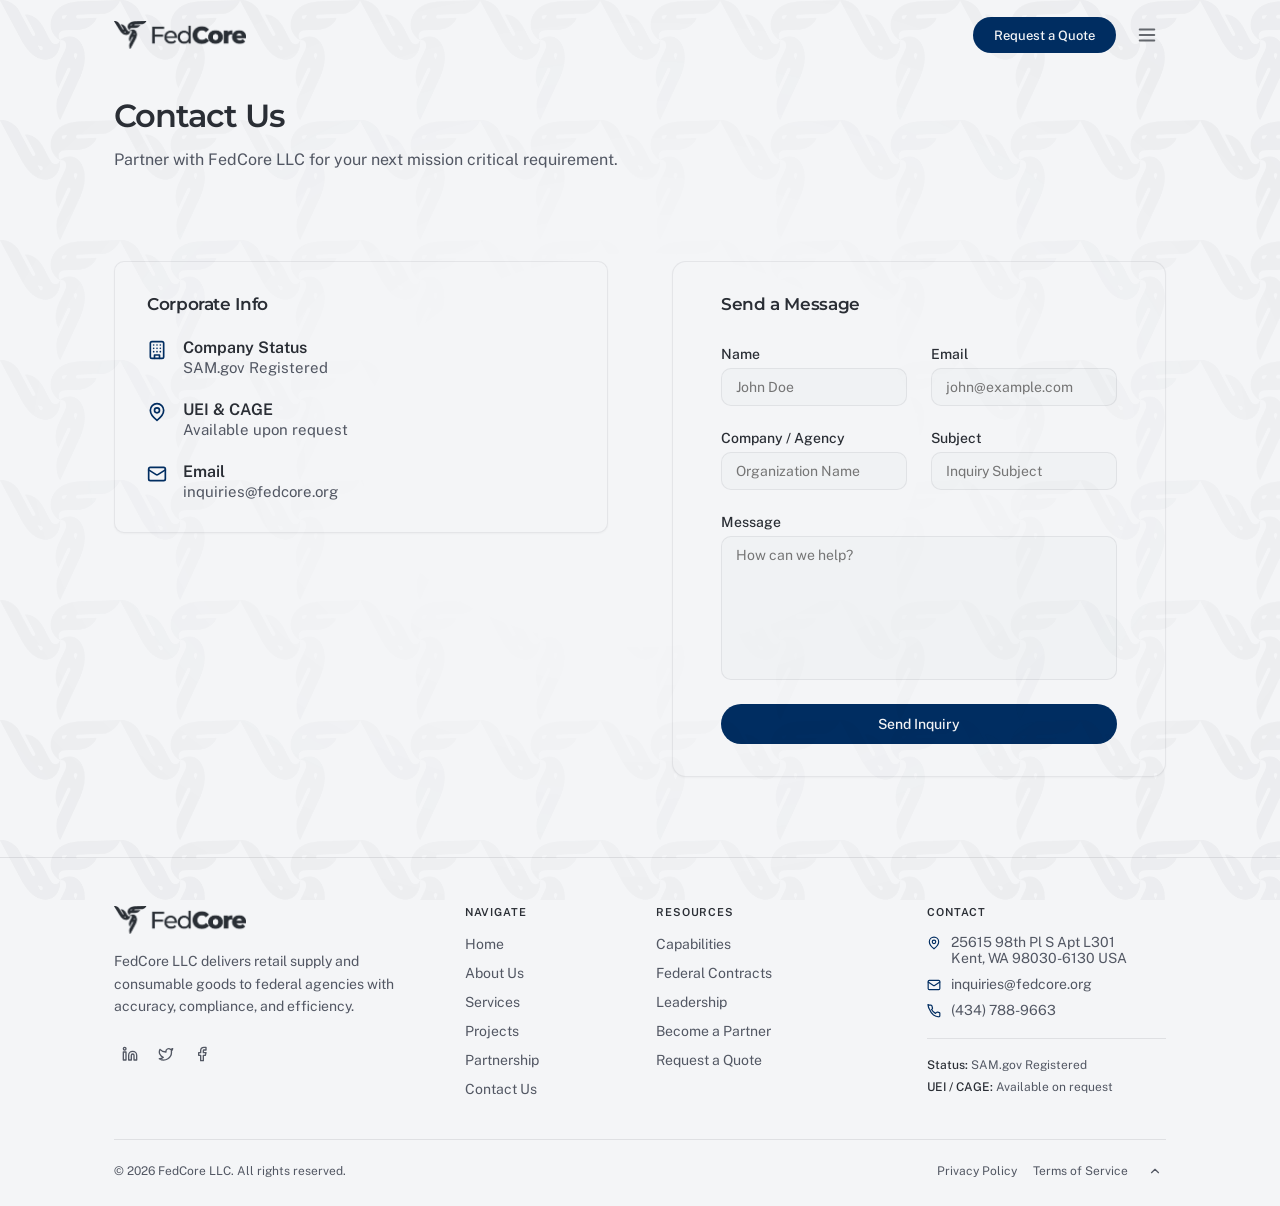
<file: contact.html>
<!DOCTYPE html>
<html lang="en">
<head>
  <meta charset="UTF-8" />
  <meta name="viewport" content="width=device-width, initial-scale=1.0" />
  <title>Contact Us — FedCore LLC</title>
  <meta name="description" content="Partner with FedCore LLC for your next mission critical requirement. Contact us for quotes, capability statements, and inquiries." />
  <link rel="icon" type="image/png" href="Asset-19-1.png">
  <link rel="preconnect" href="https://fonts.googleapis.com" />
  <link rel="preconnect" href="https://fonts.gstatic.com" crossorigin />
  <link href="https://fonts.googleapis.com/css2?family=Montserrat:wght@600;700&family=Public+Sans:wght@400;500;600&display=swap" rel="stylesheet" />
  <link rel="stylesheet" href="styles.css" />
</head>
<body>

<div class="logo-pattern" aria-hidden="true"></div>

<header class="site-header">
  <div class="container nav-inner">
    <a href="index.html" class="nav-logo" aria-label="FedCore home">
      <img src="[data-uri]" alt="FedCore" />
    </a>
    <div class="nav-actions">
      <a href="contact.html" class="btn btn-primary btn-sm nav-quote-btn">Request a Quote</a>
      <button class="hamburger" aria-label="Toggle menu">
        <svg class="icon-menu" xmlns="http://www.w3.org/2000/svg" width="22" height="22" viewBox="0 0 24 24" fill="none" stroke="currentColor" stroke-width="2" stroke-linecap="round" stroke-linejoin="round"><line x1="4" x2="20" y1="12" y2="12"/><line x1="4" x2="20" y1="6" y2="6"/><line x1="4" x2="20" y1="18" y2="18"/></svg>
        <svg class="icon-x" xmlns="http://www.w3.org/2000/svg" width="22" height="22" viewBox="0 0 24 24" fill="none" stroke="currentColor" stroke-width="2" stroke-linecap="round" stroke-linejoin="round"><path d="M18 6 6 18"/><path d="m6 6 12 12"/></svg>
      </button>
    </div>
  </div>
</header>

<div class="mobile-nav">
  <nav>
    <a href="index.html">Home</a>
    <a href="about.html">About Us</a>
    <a href="services.html">Services</a>
    <a href="projects.html">Projects</a>
    <a href="talent.html">Talent Hunt</a>
    <a href="contact.html" class="active">Contact Us</a>
  </nav>
</div>

<main>

  <section class="page-hero">
    <div class="container">
      <div class="reveal" style="max-width:48rem;">
        <h1>Contact Us</h1>
        <p>Partner with FedCore LLC for your next mission critical requirement.</p>
      </div>
    </div>
  </section>

  <section class="section section-pb">
    <div class="container">
      <div class="contact-grid">

        <!-- Corporate Info -->
        <div class="reveal-left">
          <div class="neumorphic-sm contact-info" style="padding:2rem;">
            <h3>Corporate Info</h3>
            <ul class="contact-detail-list">
              <li>
                <svg xmlns="http://www.w3.org/2000/svg" width="20" height="20" viewBox="0 0 24 24" fill="none" stroke="currentColor" stroke-width="2" stroke-linecap="round" stroke-linejoin="round"><rect width="16" height="20" x="4" y="2" rx="2"/><path d="M9 22v-4h6v4"/><path d="M8 6h.01"/><path d="M16 6h.01"/><path d="M12 6h.01"/><path d="M12 10h.01"/><path d="M12 14h.01"/><path d="M16 10h.01"/><path d="M16 14h.01"/><path d="M8 10h.01"/><path d="M8 14h.01"/></svg>
                <div>
                  <div class="contact-detail-label">Company Status</div>
                  <div class="contact-detail-value">SAM.gov Registered</div>
                </div>
              </li>
              <li>
                <svg xmlns="http://www.w3.org/2000/svg" width="20" height="20" viewBox="0 0 24 24" fill="none" stroke="currentColor" stroke-width="2" stroke-linecap="round" stroke-linejoin="round"><path d="M20 10c0 6-8 12-8 12s-8-6-8-12a8 8 0 0 1 16 0Z"/><circle cx="12" cy="10" r="3"/></svg>
                <div>
                  <div class="contact-detail-label">UEI &amp; CAGE</div>
                  <div class="contact-detail-value">Available upon request</div>
                </div>
              </li>
              <li>
                <svg xmlns="http://www.w3.org/2000/svg" width="20" height="20" viewBox="0 0 24 24" fill="none" stroke="currentColor" stroke-width="2" stroke-linecap="round" stroke-linejoin="round"><rect width="20" height="16" x="2" y="4" rx="2"/><path d="m22 7-8.97 5.7a1.94 1.94 0 0 1-2.06 0L2 7"/></svg>
                <div>
                  <div class="contact-detail-label">Email</div>
                  <div class="contact-detail-value"><a href="mailto:inquiries@fedcore.org" style="color:var(--muted-fg);transition:color 200ms;" onmouseover="this.style.color='var(--primary)'" onmouseout="this.style.color='var(--muted-fg)'">inquiries@fedcore.org</a></div>
                </div>
              </li>
            </ul>
          </div>
        </div>

        <!-- Contact Form -->
        <div class="neumorphic reveal-right" style="padding:2rem 3rem;">
          <div class="form-section">
            <h3>Send a Message</h3>
            <form id="contact-form" novalidate>
              <div class="form-row">
                <div class="form-group" style="margin-bottom:0;">
                  <label class="form-label" for="cf-name">Name</label>
                  <input id="cf-name" class="form-input" name="name" type="text" placeholder="John Doe" />
                  <div class="form-error" id="err-name"></div>
                </div>
                <div class="form-group" style="margin-bottom:0;">
                  <label class="form-label" for="cf-email">Email</label>
                  <input id="cf-email" class="form-input" name="email" type="email" placeholder="john@example.com" />
                  <div class="form-error" id="err-email"></div>
                </div>
              </div>
              <div class="form-row">
                <div class="form-group" style="margin-bottom:0;">
                  <label class="form-label" for="cf-company">Company / Agency</label>
                  <input id="cf-company" class="form-input" name="company" type="text" placeholder="Organization Name" />
                  <div class="form-error" id="err-company"></div>
                </div>
                <div class="form-group" style="margin-bottom:0;">
                  <label class="form-label" for="cf-subject">Subject</label>
                  <input id="cf-subject" class="form-input" name="subject" type="text" placeholder="Inquiry Subject" />
                  <div class="form-error" id="err-subject"></div>
                </div>
              </div>
              <div class="form-group">
                <label class="form-label" for="cf-message">Message</label>
                <textarea id="cf-message" class="form-textarea" name="message" placeholder="How can we help?"></textarea>
                <div class="form-error" id="err-message"></div>
              </div>
              <button type="submit" class="btn btn-primary btn-full">Send Inquiry</button>
              <div class="form-success" id="contact-success">We've received your inquiry and will respond shortly.</div>
            </form>
          </div>
        </div>

      </div>
    </div>
  </section>

</main>

<footer class="site-footer">
  <div class="container">
    <div class="footer-grid">
      <div class="footer-brand">
        <img src="[data-uri]" alt="FedCore" />
        <p>FedCore LLC delivers retail supply and consumable goods to federal agencies with accuracy, compliance, and efficiency.</p>
        <div class="footer-socials">
          <a href="#" aria-label="LinkedIn"><svg xmlns="http://www.w3.org/2000/svg" width="16" height="16" viewBox="0 0 24 24" fill="none" stroke="currentColor" stroke-width="2" stroke-linecap="round" stroke-linejoin="round"><path d="M16 8a6 6 0 0 1 6 6v7h-4v-7a2 2 0 0 0-2-2 2 2 0 0 0-2 2v7h-4v-7a6 6 0 0 1 6-6z"/><rect width="4" height="12" x="2" y="9"/><circle cx="4" cy="4" r="2"/></svg></a>
          <a href="#" aria-label="Twitter"><svg xmlns="http://www.w3.org/2000/svg" width="16" height="16" viewBox="0 0 24 24" fill="none" stroke="currentColor" stroke-width="2" stroke-linecap="round" stroke-linejoin="round"><path d="M22 4s-.7 2.1-2 3.4c1.6 10-9.4 17.3-18 11.6 2.2.1 4.4-.6 6-2C3 15.5.5 9.6 3 5c2.2 2.6 5.6 4.1 9 4-.9-4.2 4-6.6 7-3.8 1.1 0 3-1.2 3-1.2z"/></svg></a>
          <a href="#" aria-label="Facebook"><svg xmlns="http://www.w3.org/2000/svg" width="16" height="16" viewBox="0 0 24 24" fill="none" stroke="currentColor" stroke-width="2" stroke-linecap="round" stroke-linejoin="round"><path d="M18 2h-3a5 5 0 0 0-5 5v3H7v4h3v8h4v-8h3l1-4h-4V7a1 1 0 0 1 1-1h3z"/></svg></a>
        </div>
      </div>
      <div class="footer-col">
        <h4>Navigate</h4>
        <ul>
          <li><a href="index.html">Home</a></li>
          <li><a href="about.html">About Us</a></li>
          <li><a href="services.html">Services</a></li>
          <li><a href="projects.html">Projects</a></li>
          <li><a href="talent.html">Partnership</a></li>
          <li><a href="contact.html">Contact Us</a></li>
        </ul>
      </div>
      <div class="footer-col">
        <h4>Resources</h4>
        <ul>
          <li><a href="services.html">Capabilities</a></li>
          <li><a href="projects.html">Federal Contracts</a></li>
          <li><a href="about.html">Leadership</a></li>
          <li><a href="talent.html">Become a Partner</a></li>
          <li><a href="contact.html">Request a Quote</a></li>
        </ul>
      </div>
      <div class="footer-col">
        <h4>Contact</h4>
        <ul class="footer-contact-list">
          <li>
            <svg xmlns="http://www.w3.org/2000/svg" width="14" height="14" viewBox="0 0 24 24" fill="none" stroke="currentColor" stroke-width="2" stroke-linecap="round" stroke-linejoin="round"><path d="M20 10c0 6-8 12-8 12s-8-6-8-12a8 8 0 0 1 16 0Z"/><circle cx="12" cy="10" r="3"/></svg>
            <span>25615 98th Pl S Apt L301<br />Kent, WA 98030-6130 USA</span>
          </li>
          <li>
            <svg xmlns="http://www.w3.org/2000/svg" width="14" height="14" viewBox="0 0 24 24" fill="none" stroke="currentColor" stroke-width="2" stroke-linecap="round" stroke-linejoin="round"><rect width="20" height="16" x="2" y="4" rx="2"/><path d="m22 7-8.97 5.7a1.94 1.94 0 0 1-2.06 0L2 7"/></svg>
            <a href="mailto:inquiries@fedcore.org">inquiries@fedcore.org</a>
          </li>
          <li>
            <svg xmlns="http://www.w3.org/2000/svg" width="14" height="14" viewBox="0 0 24 24" fill="none" stroke="currentColor" stroke-width="2" stroke-linecap="round" stroke-linejoin="round"><path d="M22 16.92v3a2 2 0 0 1-2.18 2 19.79 19.79 0 0 1-8.63-3.07A19.5 19.5 0 0 1 4.69 9.83a19.79 19.79 0 0 1-3.07-8.67A2 2 0 0 1 3.6 2h3a2 2 0 0 1 2 1.72 12.84 12.84 0 0 0 .7 2.81 2 2 0 0 1-.45 2.11L7.91 9.4a16 16 0 0 0 6.69 6.69l1.64-1.64a2 2 0 0 1 2.11-.45 12.84 12.84 0 0 0 2.81.7A2 2 0 0 1 22 16.92z"/></svg>
            <a href="tel:+14345337716">(434) 788-9663</a>
          </li>
        </ul>
        <div class="footer-meta">
          <div><span>Status:</span> SAM.gov Registered</div>
          <div><span>UEI / CAGE:</span> Available on request</div>
        </div>
      </div>
    </div>
    <div class="footer-bottom">
      <div class="footer-bottom-copy">&copy; <script>document.write(new Date().getFullYear())</script> FedCore LLC. All rights reserved.</div>
      <div class="footer-bottom-links">
        <a href="#">Privacy Policy</a>
        <a href="#">Terms of Service</a>
        <button class="scroll-top-btn" aria-label="Scroll to top">
          <svg xmlns="http://www.w3.org/2000/svg" width="14" height="14" viewBox="0 0 24 24" fill="none" stroke="currentColor" stroke-width="2" stroke-linecap="round" stroke-linejoin="round"><path d="m18 15-6-6-6 6"/></svg>
        </button>
      </div>
    </div>
  </div>
</footer>

<a href="contact.html" class="mobile-cta-float" aria-label="Contact">
  <svg xmlns="http://www.w3.org/2000/svg" width="18" height="18" viewBox="0 0 24 24" fill="none" stroke="currentColor" stroke-width="2" stroke-linecap="round" stroke-linejoin="round"><path d="M21 15a2 2 0 0 1-2 2H7l-4 4V5a2 2 0 0 1 2-2h14a2 2 0 0 1 2 2z"/></svg>
</a>

<script src="main.js"></script>
</body>
</html>
</file>
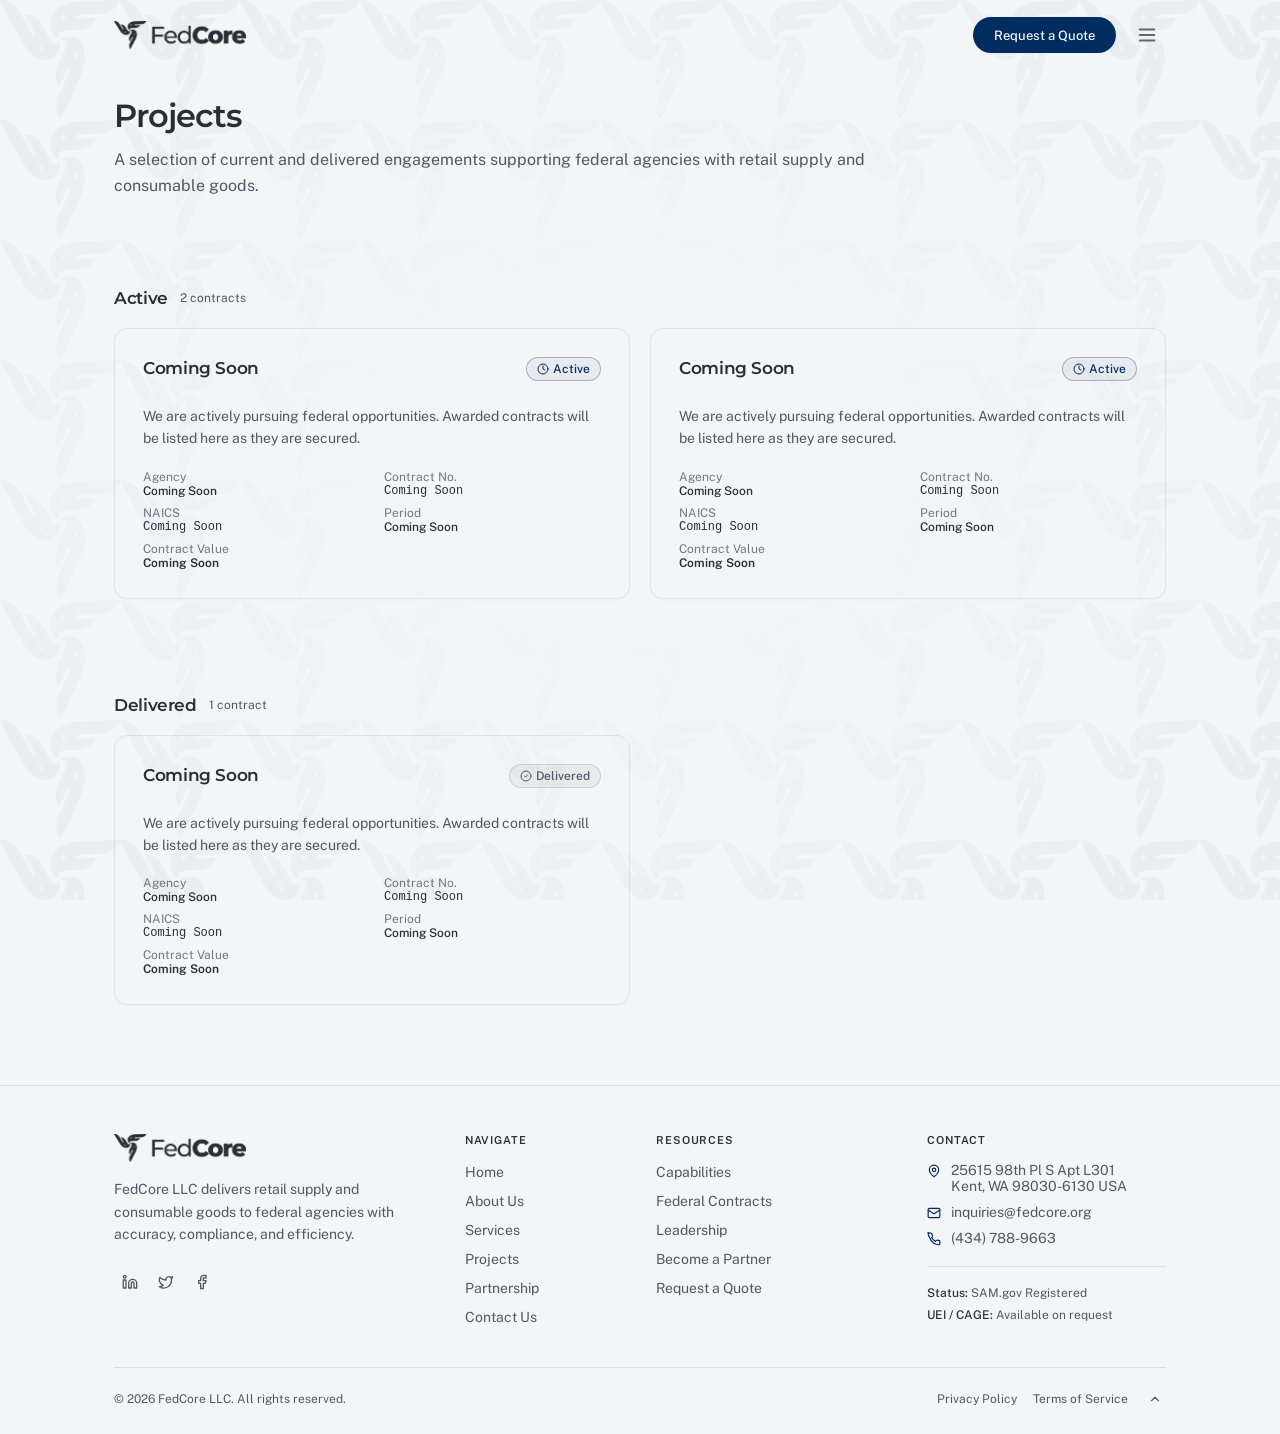
<file: projects.html>
<!DOCTYPE html>
<html lang="en">
<head>
  <meta charset="UTF-8" />
  <meta name="viewport" content="width=device-width, initial-scale=1.0" />
  <title>Projects — FedCore LLC</title>
  <meta name="description" content="Current and delivered federal contract engagements supporting agencies with retail supply and consumable goods." />
  <link rel="icon" type="image/png" href="Asset-19-1.png">
  <link rel="preconnect" href="https://fonts.googleapis.com" />
  <link rel="preconnect" href="https://fonts.gstatic.com" crossorigin />
  <link href="https://fonts.googleapis.com/css2?family=Montserrat:wght@600;700&family=Public+Sans:wght@400;500;600&display=swap" rel="stylesheet" />
  <link rel="stylesheet" href="styles.css" />
</head>
<body>

<div class="logo-pattern" aria-hidden="true"></div>

<header class="site-header">
  <div class="container nav-inner">
    <a href="index.html" class="nav-logo" aria-label="FedCore home">
      <img src="[data-uri]" alt="FedCore" />
    </a>
    <div class="nav-actions">
      <a href="contact.html" class="btn btn-primary btn-sm nav-quote-btn">Request a Quote</a>
      <button class="hamburger" aria-label="Toggle menu">
        <svg class="icon-menu" xmlns="http://www.w3.org/2000/svg" width="22" height="22" viewBox="0 0 24 24" fill="none" stroke="currentColor" stroke-width="2" stroke-linecap="round" stroke-linejoin="round"><line x1="4" x2="20" y1="12" y2="12"/><line x1="4" x2="20" y1="6" y2="6"/><line x1="4" x2="20" y1="18" y2="18"/></svg>
        <svg class="icon-x" xmlns="http://www.w3.org/2000/svg" width="22" height="22" viewBox="0 0 24 24" fill="none" stroke="currentColor" stroke-width="2" stroke-linecap="round" stroke-linejoin="round"><path d="M18 6 6 18"/><path d="m6 6 12 12"/></svg>
      </button>
    </div>
  </div>
</header>

<div class="mobile-nav">
  <nav>
    <a href="index.html">Home</a>
    <a href="about.html">About Us</a>
    <a href="services.html">Services</a>
    <a href="projects.html" class="active">Projects</a>
    <a href="talent.html">Talent Hunt</a>
    <a href="contact.html">Contact Us</a>
  </nav>
</div>

<main>

  <section class="page-hero">
    <div class="container">
      <div class="reveal" style="max-width:48rem;">
        <h1>Projects</h1>
        <p>A selection of current and delivered engagements supporting federal agencies with retail supply and consumable goods.</p>
      </div>
    </div>
  </section>

  <!-- Active -->
  <section class="section">
    <div class="container">
      <div class="projects-section-header">
        <h2>Active</h2>
        <span class="projects-count">2 contracts</span>
      </div>
      <div class="projects-grid">

        <div class="neumorphic project-card reveal reveal-delay-1" style="padding:1.75rem;">
          <div style="display:flex;align-items:flex-start;justify-content:space-between;gap:1rem;margin-bottom:0.75rem;">
            <h3 style="font-size:1.0625rem;font-weight:600;line-height:1.35;">Coming Soon</h3>
            <span class="badge badge-active" style="flex-shrink:0;">
              <svg xmlns="http://www.w3.org/2000/svg" width="12" height="12" viewBox="0 0 24 24" fill="none" stroke="currentColor" stroke-width="2" stroke-linecap="round" stroke-linejoin="round"><circle cx="12" cy="12" r="10"/><polyline points="12 6 12 12 16 14"/></svg>
              Active
            </span>
          </div>
          <p class="project-summary">We are actively pursuing federal opportunities. Awarded contracts will be listed here as they are secured.</p>
          <dl class="project-dl">
            <div><dt>Agency</dt><dd>Coming Soon</dd></div>
            <div><dt>Contract No.</dt><dd class="mono">Coming Soon</dd></div>
            <div><dt>NAICS</dt><dd class="mono">Coming Soon</dd></div>
            <div><dt>Period</dt><dd>Coming Soon</dd></div>
            <div class="full"><dt>Contract Value</dt><dd style="font-weight:600;">Coming Soon</dd></div>
          </dl>
        </div>

        <div class="neumorphic project-card reveal reveal-delay-2" style="padding:1.75rem;">
          <div style="display:flex;align-items:flex-start;justify-content:space-between;gap:1rem;margin-bottom:0.75rem;">
            <h3 style="font-size:1.0625rem;font-weight:600;line-height:1.35;">Coming Soon</h3>
            <span class="badge badge-active" style="flex-shrink:0;">
              <svg xmlns="http://www.w3.org/2000/svg" width="12" height="12" viewBox="0 0 24 24" fill="none" stroke="currentColor" stroke-width="2" stroke-linecap="round" stroke-linejoin="round"><circle cx="12" cy="12" r="10"/><polyline points="12 6 12 12 16 14"/></svg>
              Active
            </span>
          </div>
          <p class="project-summary">We are actively pursuing federal opportunities. Awarded contracts will be listed here as they are secured.</p>
          <dl class="project-dl">
            <div><dt>Agency</dt><dd>Coming Soon</dd></div>
            <div><dt>Contract No.</dt><dd class="mono">Coming Soon</dd></div>
            <div><dt>NAICS</dt><dd class="mono">Coming Soon</dd></div>
            <div><dt>Period</dt><dd>Coming Soon</dd></div>
            <div class="full"><dt>Contract Value</dt><dd style="font-weight:600;">Coming Soon</dd></div>
          </dl>
        </div>

      </div>
    </div>
  </section>

  <!-- Delivered -->
  <section class="section section-pb">
    <div class="container">
      <div class="projects-section-header">
        <h2>Delivered</h2>
        <span class="projects-count">1 contract</span>
      </div>
      <div class="projects-grid">

        <div class="neumorphic project-card reveal reveal-delay-1" style="padding:1.75rem;">
          <div style="display:flex;align-items:flex-start;justify-content:space-between;gap:1rem;margin-bottom:0.75rem;">
            <h3 style="font-size:1.0625rem;font-weight:600;line-height:1.35;">Coming Soon</h3>
            <span class="badge badge-delivered" style="flex-shrink:0;">
              <svg xmlns="http://www.w3.org/2000/svg" width="12" height="12" viewBox="0 0 24 24" fill="none" stroke="currentColor" stroke-width="2" stroke-linecap="round" stroke-linejoin="round"><circle cx="12" cy="12" r="10"/><path d="m9 12 2 2 4-4"/></svg>
              Delivered
            </span>
          </div>
          <p class="project-summary">We are actively pursuing federal opportunities. Awarded contracts will be listed here as they are secured.</p>
          <dl class="project-dl">
            <div><dt>Agency</dt><dd>Coming Soon</dd></div>
            <div><dt>Contract No.</dt><dd class="mono">Coming Soon</dd></div>
            <div><dt>NAICS</dt><dd class="mono">Coming Soon</dd></div>
            <div><dt>Period</dt><dd>Coming Soon</dd></div>
            <div class="full"><dt>Contract Value</dt><dd style="font-weight:600;">Coming Soon</dd></div>
          </dl>
        </div>

      </div>
    </div>
  </section>

</main>

<footer class="site-footer">
  <div class="container">
    <div class="footer-grid">
      <div class="footer-brand">
        <img src="[data-uri]" alt="FedCore" />
        <p>FedCore LLC delivers retail supply and consumable goods to federal agencies with accuracy, compliance, and efficiency.</p>
        <div class="footer-socials">
          <a href="#" aria-label="LinkedIn"><svg xmlns="http://www.w3.org/2000/svg" width="16" height="16" viewBox="0 0 24 24" fill="none" stroke="currentColor" stroke-width="2" stroke-linecap="round" stroke-linejoin="round"><path d="M16 8a6 6 0 0 1 6 6v7h-4v-7a2 2 0 0 0-2-2 2 2 0 0 0-2 2v7h-4v-7a6 6 0 0 1 6-6z"/><rect width="4" height="12" x="2" y="9"/><circle cx="4" cy="4" r="2"/></svg></a>
          <a href="#" aria-label="Twitter"><svg xmlns="http://www.w3.org/2000/svg" width="16" height="16" viewBox="0 0 24 24" fill="none" stroke="currentColor" stroke-width="2" stroke-linecap="round" stroke-linejoin="round"><path d="M22 4s-.7 2.1-2 3.4c1.6 10-9.4 17.3-18 11.6 2.2.1 4.4-.6 6-2C3 15.5.5 9.6 3 5c2.2 2.6 5.6 4.1 9 4-.9-4.2 4-6.6 7-3.8 1.1 0 3-1.2 3-1.2z"/></svg></a>
          <a href="#" aria-label="Facebook"><svg xmlns="http://www.w3.org/2000/svg" width="16" height="16" viewBox="0 0 24 24" fill="none" stroke="currentColor" stroke-width="2" stroke-linecap="round" stroke-linejoin="round"><path d="M18 2h-3a5 5 0 0 0-5 5v3H7v4h3v8h4v-8h3l1-4h-4V7a1 1 0 0 1 1-1h3z"/></svg></a>
        </div>
      </div>
      <div class="footer-col">
        <h4>Navigate</h4>
        <ul>
          <li><a href="index.html">Home</a></li>
          <li><a href="about.html">About Us</a></li>
          <li><a href="services.html">Services</a></li>
          <li><a href="projects.html">Projects</a></li>
          <li><a href="talent.html">Partnership</a></li>
          <li><a href="contact.html">Contact Us</a></li>
        </ul>
      </div>
      <div class="footer-col">
        <h4>Resources</h4>
        <ul>
          <li><a href="services.html">Capabilities</a></li>
          <li><a href="projects.html">Federal Contracts</a></li>
          <li><a href="about.html">Leadership</a></li>
          <li><a href="talent.html">Become a Partner</a></li>
          <li><a href="contact.html">Request a Quote</a></li>
        </ul>
      </div>
      <div class="footer-col">
        <h4>Contact</h4>
        <ul class="footer-contact-list">
          <li>
            <svg xmlns="http://www.w3.org/2000/svg" width="14" height="14" viewBox="0 0 24 24" fill="none" stroke="currentColor" stroke-width="2" stroke-linecap="round" stroke-linejoin="round"><path d="M20 10c0 6-8 12-8 12s-8-6-8-12a8 8 0 0 1 16 0Z"/><circle cx="12" cy="10" r="3"/></svg>
            <span>25615 98th Pl S Apt L301<br />Kent, WA 98030-6130 USA</span>
          </li>
          <li>
            <svg xmlns="http://www.w3.org/2000/svg" width="14" height="14" viewBox="0 0 24 24" fill="none" stroke="currentColor" stroke-width="2" stroke-linecap="round" stroke-linejoin="round"><rect width="20" height="16" x="2" y="4" rx="2"/><path d="m22 7-8.97 5.7a1.94 1.94 0 0 1-2.06 0L2 7"/></svg>
            <a href="mailto:inquiries@fedcore.org">inquiries@fedcore.org</a>
          </li>
          <li>
            <svg xmlns="http://www.w3.org/2000/svg" width="14" height="14" viewBox="0 0 24 24" fill="none" stroke="currentColor" stroke-width="2" stroke-linecap="round" stroke-linejoin="round"><path d="M22 16.92v3a2 2 0 0 1-2.18 2 19.79 19.79 0 0 1-8.63-3.07A19.5 19.5 0 0 1 4.69 9.83a19.79 19.79 0 0 1-3.07-8.67A2 2 0 0 1 3.6 2h3a2 2 0 0 1 2 1.72 12.84 12.84 0 0 0 .7 2.81 2 2 0 0 1-.45 2.11L7.91 9.4a16 16 0 0 0 6.69 6.69l1.64-1.64a2 2 0 0 1 2.11-.45 12.84 12.84 0 0 0 2.81.7A2 2 0 0 1 22 16.92z"/></svg>
            <a href="tel:+14345337716">(434) 788-9663</a>
          </li>
        </ul>
        <div class="footer-meta">
          <div><span>Status:</span> SAM.gov Registered</div>
          <div><span>UEI / CAGE:</span> Available on request</div>
        </div>
      </div>
    </div>
    <div class="footer-bottom">
      <div class="footer-bottom-copy">&copy; <script>document.write(new Date().getFullYear())</script> FedCore LLC. All rights reserved.</div>
      <div class="footer-bottom-links">
        <a href="#">Privacy Policy</a>
        <a href="#">Terms of Service</a>
        <button class="scroll-top-btn" aria-label="Scroll to top">
          <svg xmlns="http://www.w3.org/2000/svg" width="14" height="14" viewBox="0 0 24 24" fill="none" stroke="currentColor" stroke-width="2" stroke-linecap="round" stroke-linejoin="round"><path d="m18 15-6-6-6 6"/></svg>
        </button>
      </div>
    </div>
  </div>
</footer>

<a href="contact.html" class="mobile-cta-float" aria-label="Contact">
  <svg xmlns="http://www.w3.org/2000/svg" width="18" height="18" viewBox="0 0 24 24" fill="none" stroke="currentColor" stroke-width="2" stroke-linecap="round" stroke-linejoin="round"><path d="M21 15a2 2 0 0 1-2 2H7l-4 4V5a2 2 0 0 1 2-2h14a2 2 0 0 1 2 2z"/></svg>
</a>

<script src="main.js"></script>
</body>
</html>
</file>
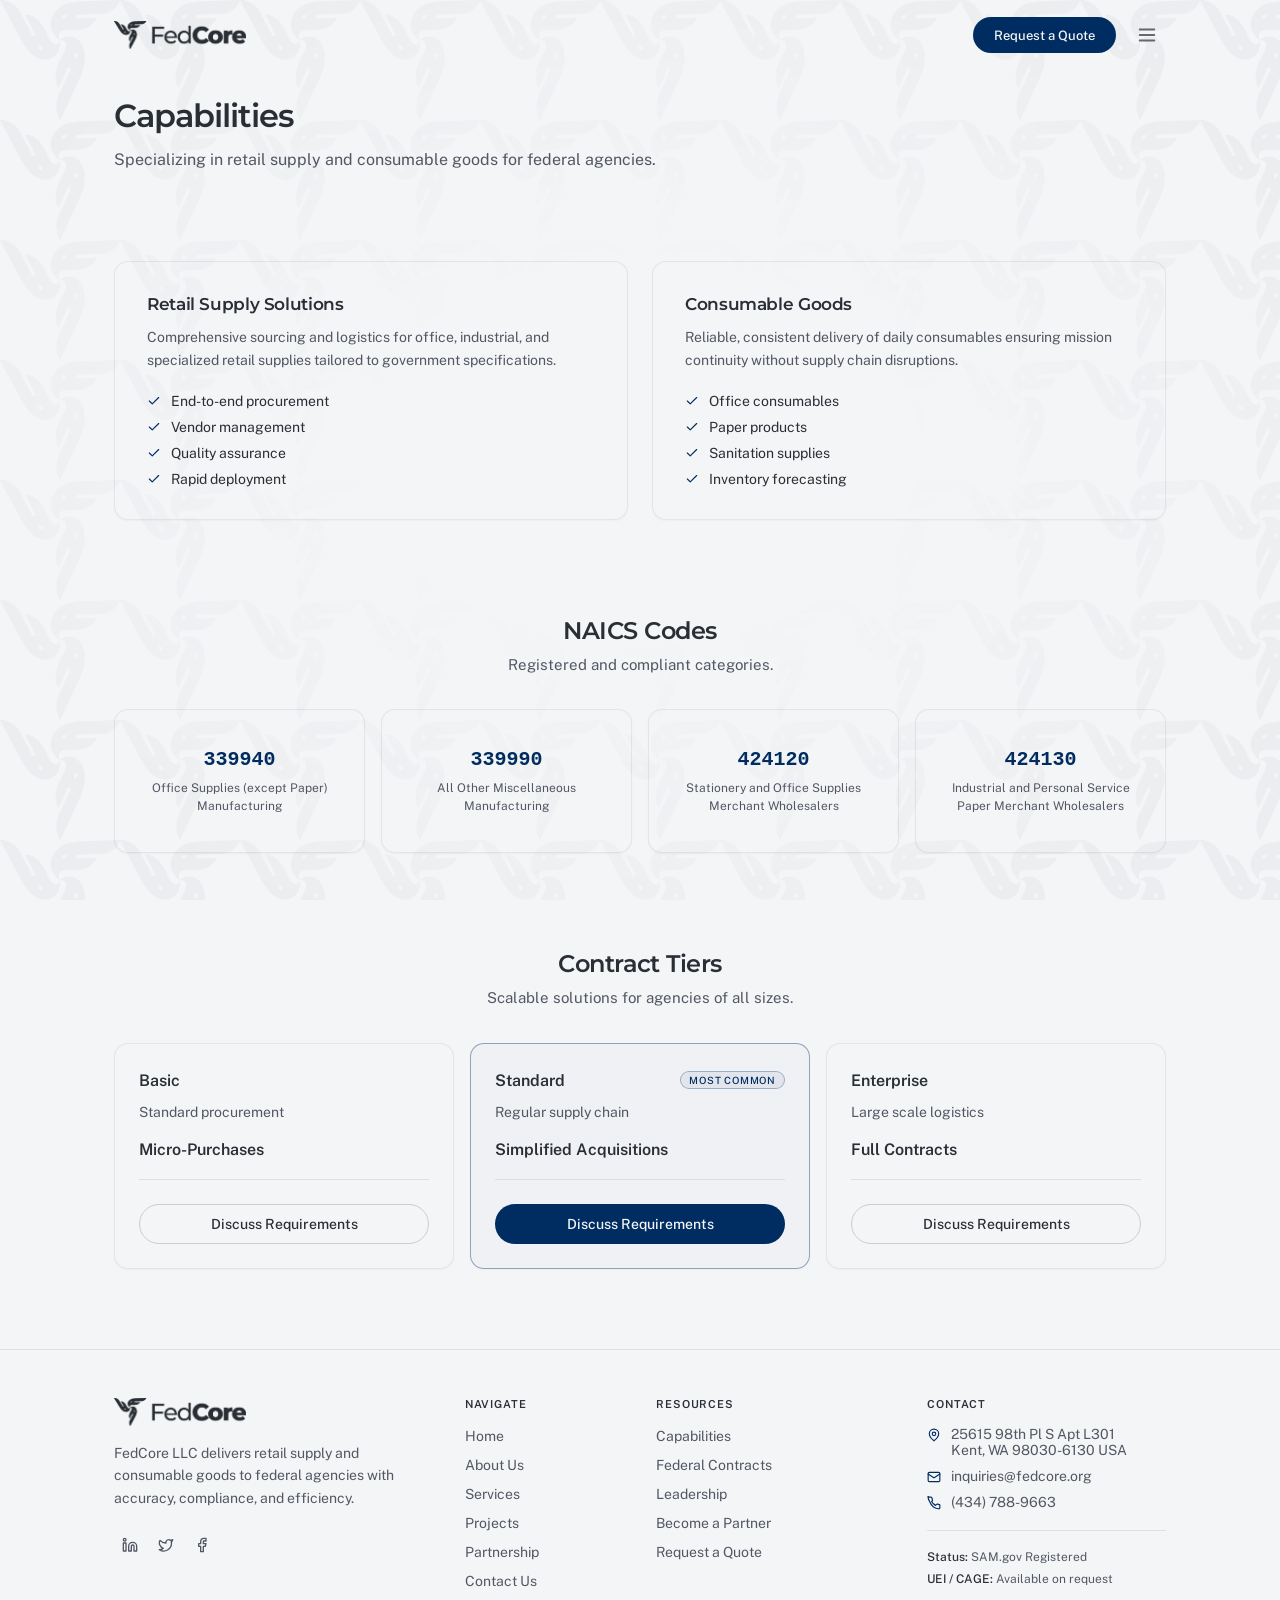
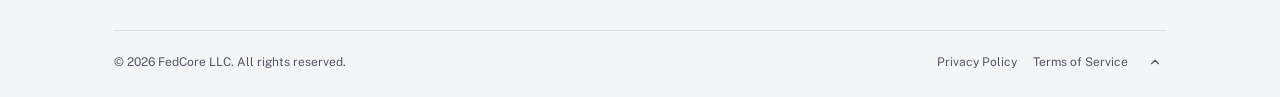
<file: services.html>
<!DOCTYPE html>
<html lang="en">
<head>
  <meta charset="UTF-8" />
  <meta name="viewport" content="width=device-width, initial-scale=1.0" />
  <title>Capabilities — FedCore LLC</title>
  <meta name="description" content="FedCore LLC specializes in retail supply and consumable goods for federal agencies. View our NAICS codes and contract tiers." />
  <link rel="icon" type="image/png" href="Asset-19-1.png">
  <link rel="preconnect" href="https://fonts.googleapis.com" />
  <link rel="preconnect" href="https://fonts.gstatic.com" crossorigin />
  <link href="https://fonts.googleapis.com/css2?family=Montserrat:wght@600;700&family=Public+Sans:wght@400;500;600&display=swap" rel="stylesheet" />
  <link rel="stylesheet" href="styles.css" />
</head>
<body>

<div class="logo-pattern" aria-hidden="true"></div>

<header class="site-header">
  <div class="container nav-inner">
    <a href="index.html" class="nav-logo" aria-label="FedCore home">
      <img src="[data-uri]" alt="FedCore" />
    </a>
    <div class="nav-actions">
      <a href="contact.html" class="btn btn-primary btn-sm nav-quote-btn">Request a Quote</a>
      <button class="hamburger" aria-label="Toggle menu">
        <svg class="icon-menu" xmlns="http://www.w3.org/2000/svg" width="22" height="22" viewBox="0 0 24 24" fill="none" stroke="currentColor" stroke-width="2" stroke-linecap="round" stroke-linejoin="round"><line x1="4" x2="20" y1="12" y2="12"/><line x1="4" x2="20" y1="6" y2="6"/><line x1="4" x2="20" y1="18" y2="18"/></svg>
        <svg class="icon-x" xmlns="http://www.w3.org/2000/svg" width="22" height="22" viewBox="0 0 24 24" fill="none" stroke="currentColor" stroke-width="2" stroke-linecap="round" stroke-linejoin="round"><path d="M18 6 6 18"/><path d="m6 6 12 12"/></svg>
      </button>
    </div>
  </div>
</header>

<div class="mobile-nav">
  <nav>
    <a href="index.html">Home</a>
    <a href="about.html">About Us</a>
    <a href="services.html" class="active">Services</a>
    <a href="projects.html">Projects</a>
    <a href="talent.html">Talent Hunt</a>
    <a href="contact.html">Contact Us</a>
  </nav>
</div>

<main>

  <section class="page-hero">
    <div class="container">
      <div class="reveal" style="max-width:48rem;">
        <h1>Capabilities</h1>
        <p>Specializing in retail supply and consumable goods for federal agencies.</p>
      </div>
    </div>
  </section>

  <!-- Services Grid -->
  <section class="section">
    <div class="container">
      <div class="services-grid">
        <div class="service-detail-card neumorphic reveal reveal-delay-1">
          <h3>Retail Supply Solutions</h3>
          <p>Comprehensive sourcing and logistics for office, industrial, and specialized retail supplies tailored to government specifications.</p>
          <ul class="service-list">
            <li>
              <svg xmlns="http://www.w3.org/2000/svg" width="14" height="14" viewBox="0 0 24 24" fill="none" stroke="currentColor" stroke-width="2" stroke-linecap="round" stroke-linejoin="round"><path d="M20 6 9 17l-5-5"/></svg>
              End-to-end procurement
            </li>
            <li>
              <svg xmlns="http://www.w3.org/2000/svg" width="14" height="14" viewBox="0 0 24 24" fill="none" stroke="currentColor" stroke-width="2" stroke-linecap="round" stroke-linejoin="round"><path d="M20 6 9 17l-5-5"/></svg>
              Vendor management
            </li>
            <li>
              <svg xmlns="http://www.w3.org/2000/svg" width="14" height="14" viewBox="0 0 24 24" fill="none" stroke="currentColor" stroke-width="2" stroke-linecap="round" stroke-linejoin="round"><path d="M20 6 9 17l-5-5"/></svg>
              Quality assurance
            </li>
            <li>
              <svg xmlns="http://www.w3.org/2000/svg" width="14" height="14" viewBox="0 0 24 24" fill="none" stroke="currentColor" stroke-width="2" stroke-linecap="round" stroke-linejoin="round"><path d="M20 6 9 17l-5-5"/></svg>
              Rapid deployment
            </li>
          </ul>
        </div>
        <div class="service-detail-card neumorphic reveal reveal-delay-2">
          <h3>Consumable Goods</h3>
          <p>Reliable, consistent delivery of daily consumables ensuring mission continuity without supply chain disruptions.</p>
          <ul class="service-list">
            <li>
              <svg xmlns="http://www.w3.org/2000/svg" width="14" height="14" viewBox="0 0 24 24" fill="none" stroke="currentColor" stroke-width="2" stroke-linecap="round" stroke-linejoin="round"><path d="M20 6 9 17l-5-5"/></svg>
              Office consumables
            </li>
            <li>
              <svg xmlns="http://www.w3.org/2000/svg" width="14" height="14" viewBox="0 0 24 24" fill="none" stroke="currentColor" stroke-width="2" stroke-linecap="round" stroke-linejoin="round"><path d="M20 6 9 17l-5-5"/></svg>
              Paper products
            </li>
            <li>
              <svg xmlns="http://www.w3.org/2000/svg" width="14" height="14" viewBox="0 0 24 24" fill="none" stroke="currentColor" stroke-width="2" stroke-linecap="round" stroke-linejoin="round"><path d="M20 6 9 17l-5-5"/></svg>
              Sanitation supplies
            </li>
            <li>
              <svg xmlns="http://www.w3.org/2000/svg" width="14" height="14" viewBox="0 0 24 24" fill="none" stroke="currentColor" stroke-width="2" stroke-linecap="round" stroke-linejoin="round"><path d="M20 6 9 17l-5-5"/></svg>
              Inventory forecasting
            </li>
          </ul>
        </div>
      </div>
    </div>
  </section>

  <!-- NAICS Codes -->
  <section class="section">
    <div class="container">
      <div class="section-header">
        <h2>NAICS Codes</h2>
        <p>Registered and compliant categories.</p>
      </div>
      <div class="naics-grid">
        <div class="naics-card neumorphic reveal reveal-delay-1">
          <div class="naics-code">339940</div>
          <div class="naics-desc">Office Supplies (except Paper) Manufacturing</div>
        </div>
        <div class="naics-card neumorphic reveal reveal-delay-2">
          <div class="naics-code">339990</div>
          <div class="naics-desc">All Other Miscellaneous Manufacturing</div>
        </div>
        <div class="naics-card neumorphic reveal reveal-delay-3">
          <div class="naics-code">424120</div>
          <div class="naics-desc">Stationery and Office Supplies Merchant Wholesalers</div>
        </div>
        <div class="naics-card neumorphic reveal reveal-delay-4">
          <div class="naics-code">424130</div>
          <div class="naics-desc">Industrial and Personal Service Paper Merchant Wholesalers</div>
        </div>
      </div>
    </div>
  </section>

  <!-- Contract Tiers -->
  <section class="section section-pb">
    <div class="container">
      <div class="section-header">
        <h2>Contract Tiers</h2>
        <p>Scalable solutions for agencies of all sizes.</p>
      </div>
      <div class="tiers-grid">
        <div class="tier-card neumorphic reveal reveal-delay-1">
          <div class="tier-header">
            <div class="tier-name">Basic</div>
          </div>
          <div class="tier-desc">Standard procurement</div>
          <div class="tier-price">Micro-Purchases</div>
          <a href="contact.html" class="btn btn-outline btn-full">Discuss Requirements</a>
        </div>
        <div class="tier-card neumorphic featured reveal reveal-delay-2">
          <div class="tier-header">
            <div class="tier-name">Standard</div>
            <span class="tier-featured-badge">Most Common</span>
          </div>
          <div class="tier-desc">Regular supply chain</div>
          <div class="tier-price">Simplified Acquisitions</div>
          <a href="contact.html" class="btn btn-primary btn-full">Discuss Requirements</a>
        </div>
        <div class="tier-card neumorphic reveal reveal-delay-3">
          <div class="tier-header">
            <div class="tier-name">Enterprise</div>
          </div>
          <div class="tier-desc">Large scale logistics</div>
          <div class="tier-price">Full Contracts</div>
          <a href="contact.html" class="btn btn-outline btn-full">Discuss Requirements</a>
        </div>
      </div>
    </div>
  </section>

</main>

<footer class="site-footer">
  <div class="container">
    <div class="footer-grid">
      <div class="footer-brand">
        <img src="[data-uri]" alt="FedCore" />
        <p>FedCore LLC delivers retail supply and consumable goods to federal agencies with accuracy, compliance, and efficiency.</p>
        <div class="footer-socials">
          <a href="#" aria-label="LinkedIn"><svg xmlns="http://www.w3.org/2000/svg" width="16" height="16" viewBox="0 0 24 24" fill="none" stroke="currentColor" stroke-width="2" stroke-linecap="round" stroke-linejoin="round"><path d="M16 8a6 6 0 0 1 6 6v7h-4v-7a2 2 0 0 0-2-2 2 2 0 0 0-2 2v7h-4v-7a6 6 0 0 1 6-6z"/><rect width="4" height="12" x="2" y="9"/><circle cx="4" cy="4" r="2"/></svg></a>
          <a href="#" aria-label="Twitter"><svg xmlns="http://www.w3.org/2000/svg" width="16" height="16" viewBox="0 0 24 24" fill="none" stroke="currentColor" stroke-width="2" stroke-linecap="round" stroke-linejoin="round"><path d="M22 4s-.7 2.1-2 3.4c1.6 10-9.4 17.3-18 11.6 2.2.1 4.4-.6 6-2C3 15.5.5 9.6 3 5c2.2 2.6 5.6 4.1 9 4-.9-4.2 4-6.6 7-3.8 1.1 0 3-1.2 3-1.2z"/></svg></a>
          <a href="#" aria-label="Facebook"><svg xmlns="http://www.w3.org/2000/svg" width="16" height="16" viewBox="0 0 24 24" fill="none" stroke="currentColor" stroke-width="2" stroke-linecap="round" stroke-linejoin="round"><path d="M18 2h-3a5 5 0 0 0-5 5v3H7v4h3v8h4v-8h3l1-4h-4V7a1 1 0 0 1 1-1h3z"/></svg></a>
        </div>
      </div>
      <div class="footer-col">
        <h4>Navigate</h4>
        <ul>
          <li><a href="index.html">Home</a></li>
          <li><a href="about.html">About Us</a></li>
          <li><a href="services.html">Services</a></li>
          <li><a href="projects.html">Projects</a></li>
          <li><a href="talent.html">Partnership</a></li>
          <li><a href="contact.html">Contact Us</a></li>
        </ul>
      </div>
      <div class="footer-col">
        <h4>Resources</h4>
        <ul>
          <li><a href="services.html">Capabilities</a></li>
          <li><a href="projects.html">Federal Contracts</a></li>
          <li><a href="about.html">Leadership</a></li>
          <li><a href="talent.html">Become a Partner</a></li>
          <li><a href="contact.html">Request a Quote</a></li>
        </ul>
      </div>
      <div class="footer-col">
        <h4>Contact</h4>
        <ul class="footer-contact-list">
          <li>
            <svg xmlns="http://www.w3.org/2000/svg" width="14" height="14" viewBox="0 0 24 24" fill="none" stroke="currentColor" stroke-width="2" stroke-linecap="round" stroke-linejoin="round"><path d="M20 10c0 6-8 12-8 12s-8-6-8-12a8 8 0 0 1 16 0Z"/><circle cx="12" cy="10" r="3"/></svg>
            <span>25615 98th Pl S Apt L301<br />Kent, WA 98030-6130 USA</span>
          </li>
          <li>
            <svg xmlns="http://www.w3.org/2000/svg" width="14" height="14" viewBox="0 0 24 24" fill="none" stroke="currentColor" stroke-width="2" stroke-linecap="round" stroke-linejoin="round"><rect width="20" height="16" x="2" y="4" rx="2"/><path d="m22 7-8.97 5.7a1.94 1.94 0 0 1-2.06 0L2 7"/></svg>
            <a href="mailto:inquiries@fedcore.org">inquiries@fedcore.org</a>
          </li>
          <li>
            <svg xmlns="http://www.w3.org/2000/svg" width="14" height="14" viewBox="0 0 24 24" fill="none" stroke="currentColor" stroke-width="2" stroke-linecap="round" stroke-linejoin="round"><path d="M22 16.92v3a2 2 0 0 1-2.18 2 19.79 19.79 0 0 1-8.63-3.07A19.5 19.5 0 0 1 4.69 9.83a19.79 19.79 0 0 1-3.07-8.67A2 2 0 0 1 3.6 2h3a2 2 0 0 1 2 1.72 12.84 12.84 0 0 0 .7 2.81 2 2 0 0 1-.45 2.11L7.91 9.4a16 16 0 0 0 6.69 6.69l1.64-1.64a2 2 0 0 1 2.11-.45 12.84 12.84 0 0 0 2.81.7A2 2 0 0 1 22 16.92z"/></svg>
            <a href="tel:+14345337716">(434) 788-9663</a>
          </li>
        </ul>
        <div class="footer-meta">
          <div><span>Status:</span> SAM.gov Registered</div>
          <div><span>UEI / CAGE:</span> Available on request</div>
        </div>
      </div>
    </div>
    <div class="footer-bottom">
      <div class="footer-bottom-copy">&copy; <script>document.write(new Date().getFullYear())</script> FedCore LLC. All rights reserved.</div>
      <div class="footer-bottom-links">
        <a href="#">Privacy Policy</a>
        <a href="#">Terms of Service</a>
        <button class="scroll-top-btn" aria-label="Scroll to top">
          <svg xmlns="http://www.w3.org/2000/svg" width="14" height="14" viewBox="0 0 24 24" fill="none" stroke="currentColor" stroke-width="2" stroke-linecap="round" stroke-linejoin="round"><path d="m18 15-6-6-6 6"/></svg>
        </button>
      </div>
    </div>
  </div>
</footer>

<a href="contact.html" class="mobile-cta-float" aria-label="Contact">
  <svg xmlns="http://www.w3.org/2000/svg" width="18" height="18" viewBox="0 0 24 24" fill="none" stroke="currentColor" stroke-width="2" stroke-linecap="round" stroke-linejoin="round"><path d="M21 15a2 2 0 0 1-2 2H7l-4 4V5a2 2 0 0 1 2-2h14a2 2 0 0 1 2 2z"/></svg>
</a>

<script src="main.js"></script>
</body>
</html>
</file>
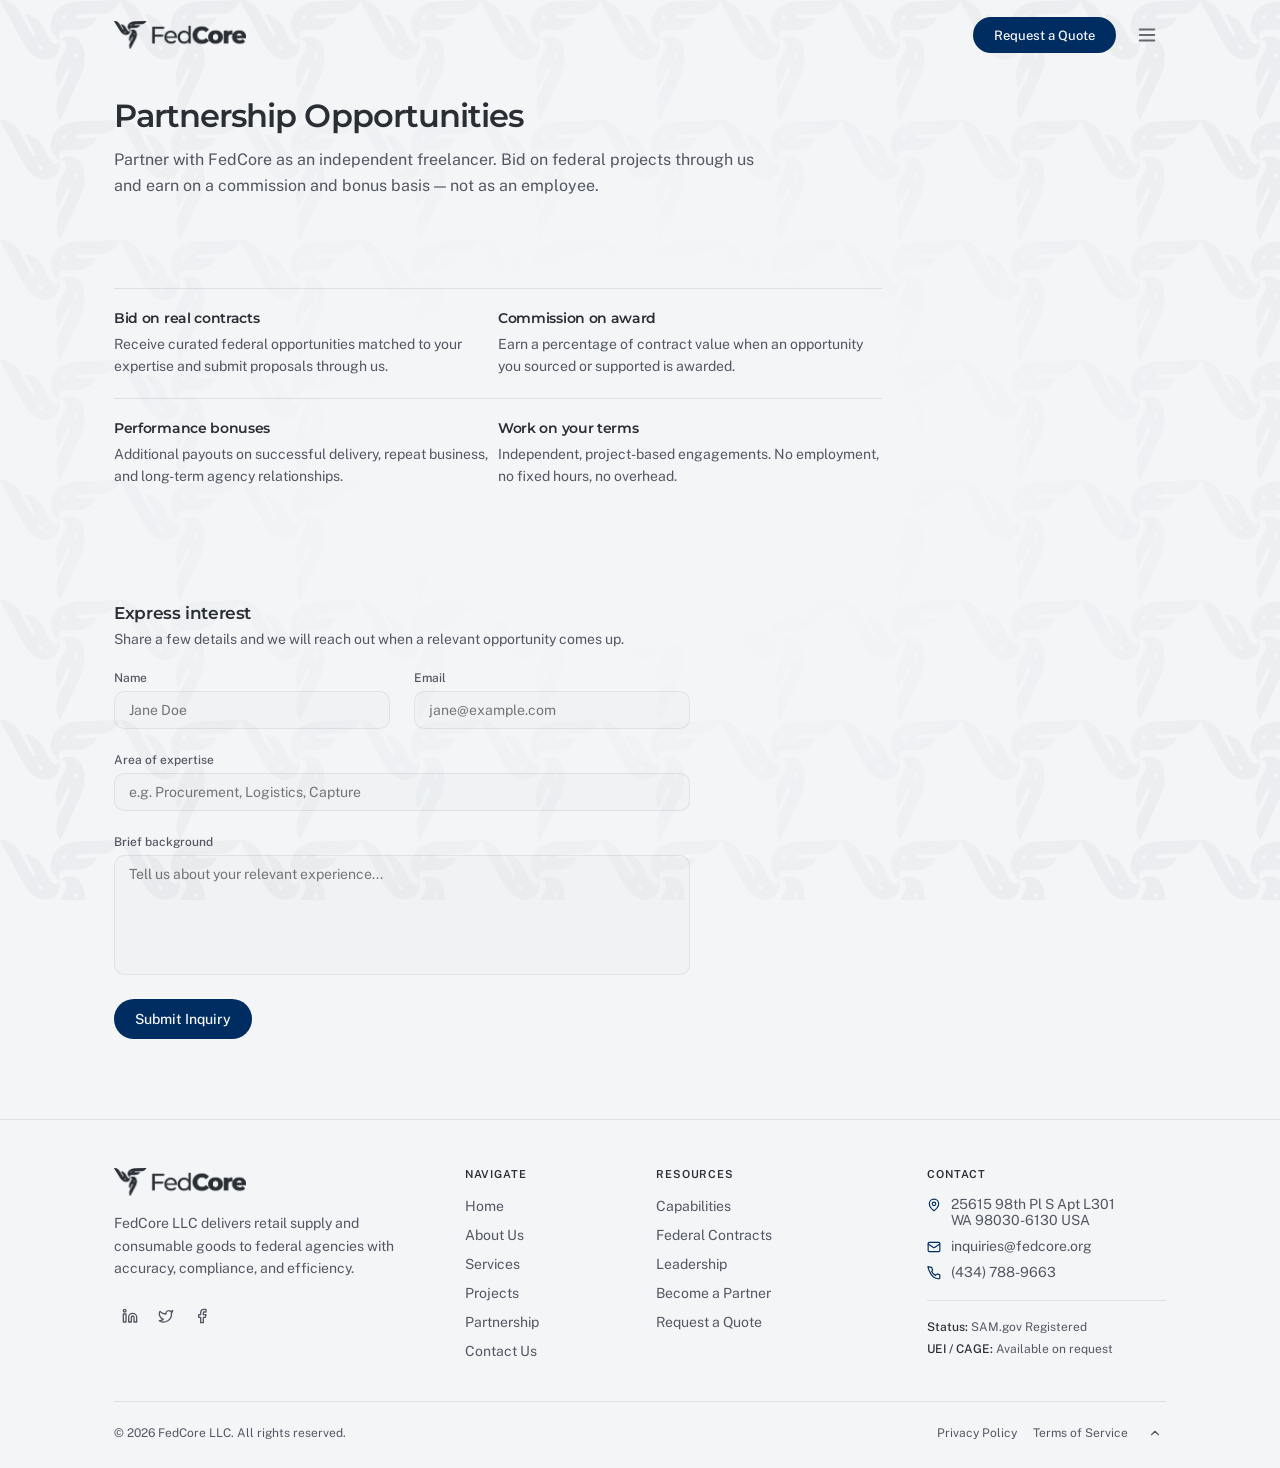
<file: talent.html>
<!DOCTYPE html>
<html lang="en">
<head>
  <meta charset="UTF-8" />
  <meta name="viewport" content="width=device-width, initial-scale=1.0" />
  <title>Partnership Opportunities — FedCore LLC</title>
  <meta name="description" content="Partner with FedCore as an independent freelancer. Bid on federal projects and earn on a commission and bonus basis." />
  <link rel="icon" type="image/png" href="Asset-19-1.png">
  <link rel="preconnect" href="https://fonts.googleapis.com" />
  <link rel="preconnect" href="https://fonts.gstatic.com" crossorigin />
  <link href="https://fonts.googleapis.com/css2?family=Montserrat:wght@600;700&family=Public+Sans:wght@400;500;600&display=swap" rel="stylesheet" />
  <link rel="stylesheet" href="styles.css" />
</head>
<body>

<div class="logo-pattern" aria-hidden="true"></div>

<header class="site-header">
  <div class="container nav-inner">
    <a href="index.html" class="nav-logo" aria-label="FedCore home">
      <img src="[data-uri]" alt="FedCore" />
    </a>
    <div class="nav-actions">
      <a href="contact.html" class="btn btn-primary btn-sm nav-quote-btn">Request a Quote</a>
      <button class="hamburger" aria-label="Toggle menu">
        <svg class="icon-menu" xmlns="http://www.w3.org/2000/svg" width="22" height="22" viewBox="0 0 24 24" fill="none" stroke="currentColor" stroke-width="2" stroke-linecap="round" stroke-linejoin="round"><line x1="4" x2="20" y1="12" y2="12"/><line x1="4" x2="20" y1="6" y2="6"/><line x1="4" x2="20" y1="18" y2="18"/></svg>
        <svg class="icon-x" xmlns="http://www.w3.org/2000/svg" width="22" height="22" viewBox="0 0 24 24" fill="none" stroke="currentColor" stroke-width="2" stroke-linecap="round" stroke-linejoin="round"><path d="M18 6 6 18"/><path d="m6 6 12 12"/></svg>
      </button>
    </div>
  </div>
</header>

<div class="mobile-nav">
  <nav>
    <a href="index.html">Home</a>
    <a href="about.html">About Us</a>
    <a href="services.html">Services</a>
    <a href="projects.html">Projects</a>
    <a href="talent.html" class="active">Talent Hunt</a>
    <a href="contact.html">Contact Us</a>
  </nav>
</div>

<main>

  <section class="page-hero">
    <div class="container">
      <div class="reveal" style="max-width:40rem;">
        <h1>Partnership Opportunities</h1>
        <p>Partner with FedCore as an independent freelancer. Bid on federal projects through us and earn on a commission and bonus basis — not as an employee.</p>
      </div>
    </div>
  </section>

  <!-- Principles -->
  <section class="section">
    <div class="container">
      <div class="principles-grid">
        <div class="principle-item reveal reveal-delay-1">
          <h3>Bid on real contracts</h3>
          <p>Receive curated federal opportunities matched to your expertise and submit proposals through us.</p>
        </div>
        <div class="principle-item reveal reveal-delay-2">
          <h3>Commission on award</h3>
          <p>Earn a percentage of contract value when an opportunity you sourced or supported is awarded.</p>
        </div>
        <div class="principle-item reveal reveal-delay-3">
          <h3>Performance bonuses</h3>
          <p>Additional payouts on successful delivery, repeat business, and long-term agency relationships.</p>
        </div>
        <div class="principle-item reveal reveal-delay-4">
          <h3>Work on your terms</h3>
          <p>Independent, project-based engagements. No employment, no fixed hours, no overhead.</p>
        </div>
      </div>
    </div>
  </section>

  <!-- Interest Form -->
  <section class="section section-pb">
    <div class="container">
      <div style="max-width:36rem;">
        <h2 style="font-size:1.0625rem;margin-bottom:0.5rem;">Express interest</h2>
        <p style="font-size:0.875rem;color:var(--muted-fg);margin-bottom:1.5rem;">Share a few details and we will reach out when a relevant opportunity comes up.</p>

        <form id="talent-form" novalidate>
          <div class="form-row">
            <div class="form-group" style="margin-bottom:0;">
              <label class="form-label muted" for="tf-name">Name</label>
              <input id="tf-name" class="form-input" name="name" type="text" placeholder="Jane Doe" />
              <div class="form-error" id="err-t-name"></div>
            </div>
            <div class="form-group" style="margin-bottom:0;">
              <label class="form-label muted" for="tf-email">Email</label>
              <input id="tf-email" class="form-input" name="email" type="email" placeholder="jane@example.com" />
              <div class="form-error" id="err-t-email"></div>
            </div>
          </div>
          <div class="form-group">
            <label class="form-label muted" for="tf-expertise">Area of expertise</label>
            <input id="tf-expertise" class="form-input" name="expertise" type="text" placeholder="e.g. Procurement, Logistics, Capture" />
            <div class="form-error" id="err-t-expertise"></div>
          </div>
          <div class="form-group">
            <label class="form-label muted" for="tf-message">Brief background</label>
            <textarea id="tf-message" class="form-textarea" name="message" placeholder="Tell us about your relevant experience..." style="min-height:7.5rem;"></textarea>
            <div class="form-error" id="err-t-message"></div>
          </div>
          <button type="submit" class="btn btn-primary">Submit Inquiry</button>
          <div class="form-success" id="talent-success">We will be in touch about partnership opportunities.</div>
        </form>
      </div>
    </div>
  </section>

</main>

<footer class="site-footer">
  <div class="container">
    <div class="footer-grid">
      <div class="footer-brand">
        <img src="[data-uri]" alt="FedCore" />
        <p>FedCore LLC delivers retail supply and consumable goods to federal agencies with accuracy, compliance, and efficiency.</p>
        <div class="footer-socials">
          <a href="#" aria-label="LinkedIn"><svg xmlns="http://www.w3.org/2000/svg" width="16" height="16" viewBox="0 0 24 24" fill="none" stroke="currentColor" stroke-width="2" stroke-linecap="round" stroke-linejoin="round"><path d="M16 8a6 6 0 0 1 6 6v7h-4v-7a2 2 0 0 0-2-2 2 2 0 0 0-2 2v7h-4v-7a6 6 0 0 1 6-6z"/><rect width="4" height="12" x="2" y="9"/><circle cx="4" cy="4" r="2"/></svg></a>
          <a href="#" aria-label="Twitter"><svg xmlns="http://www.w3.org/2000/svg" width="16" height="16" viewBox="0 0 24 24" fill="none" stroke="currentColor" stroke-width="2" stroke-linecap="round" stroke-linejoin="round"><path d="M22 4s-.7 2.1-2 3.4c1.6 10-9.4 17.3-18 11.6 2.2.1 4.4-.6 6-2C3 15.5.5 9.6 3 5c2.2 2.6 5.6 4.1 9 4-.9-4.2 4-6.6 7-3.8 1.1 0 3-1.2 3-1.2z"/></svg></a>
          <a href="#" aria-label="Facebook"><svg xmlns="http://www.w3.org/2000/svg" width="16" height="16" viewBox="0 0 24 24" fill="none" stroke="currentColor" stroke-width="2" stroke-linecap="round" stroke-linejoin="round"><path d="M18 2h-3a5 5 0 0 0-5 5v3H7v4h3v8h4v-8h3l1-4h-4V7a1 1 0 0 1 1-1h3z"/></svg></a>
        </div>
      </div>
      <div class="footer-col">
        <h4>Navigate</h4>
        <ul>
          <li><a href="index.html">Home</a></li>
          <li><a href="about.html">About Us</a></li>
          <li><a href="services.html">Services</a></li>
          <li><a href="projects.html">Projects</a></li>
          <li><a href="talent.html">Partnership</a></li>
          <li><a href="contact.html">Contact Us</a></li>
        </ul>
      </div>
      <div class="footer-col">
        <h4>Resources</h4>
        <ul>
          <li><a href="services.html">Capabilities</a></li>
          <li><a href="projects.html">Federal Contracts</a></li>
          <li><a href="about.html">Leadership</a></li>
          <li><a href="talent.html">Become a Partner</a></li>
          <li><a href="contact.html">Request a Quote</a></li>
        </ul>
      </div>
      <div class="footer-col">
        <h4>Contact</h4>
        <ul class="footer-contact-list">
          <li>
            <svg xmlns="http://www.w3.org/2000/svg" width="14" height="14" viewBox="0 0 24 24" fill="none" stroke="currentColor" stroke-width="2" stroke-linecap="round" stroke-linejoin="round"><path d="M20 10c0 6-8 12-8 12s-8-6-8-12a8 8 0 0 1 16 0Z"/><circle cx="12" cy="10" r="3"/></svg>
            <span>25615 98th Pl S Apt L301<br />WA 98030-6130 USA</span>
          </li>
          <li>
            <svg xmlns="http://www.w3.org/2000/svg" width="14" height="14" viewBox="0 0 24 24" fill="none" stroke="currentColor" stroke-width="2" stroke-linecap="round" stroke-linejoin="round"><rect width="20" height="16" x="2" y="4" rx="2"/><path d="m22 7-8.97 5.7a1.94 1.94 0 0 1-2.06 0L2 7"/></svg>
            <a href="mailto:inquiries@fedcore.org">inquiries@fedcore.org</a>
          </li>
          <li>
            <svg xmlns="http://www.w3.org/2000/svg" width="14" height="14" viewBox="0 0 24 24" fill="none" stroke="currentColor" stroke-width="2" stroke-linecap="round" stroke-linejoin="round"><path d="M22 16.92v3a2 2 0 0 1-2.18 2 19.79 19.79 0 0 1-8.63-3.07A19.5 19.5 0 0 1 4.69 9.83a19.79 19.79 0 0 1-3.07-8.67A2 2 0 0 1 3.6 2h3a2 2 0 0 1 2 1.72 12.84 12.84 0 0 0 .7 2.81 2 2 0 0 1-.45 2.11L7.91 9.4a16 16 0 0 0 6.69 6.69l1.64-1.64a2 2 0 0 1 2.11-.45 12.84 12.84 0 0 0 2.81.7A2 2 0 0 1 22 16.92z"/></svg>
            <a href="tel:+14345337716">(434) 788-9663</a>
          </li>
        </ul>
        <div class="footer-meta">
          <div><span>Status:</span> SAM.gov Registered</div>
          <div><span>UEI / CAGE:</span> Available on request</div>
        </div>
      </div>
    </div>
    <div class="footer-bottom">
      <div class="footer-bottom-copy">&copy; <script>document.write(new Date().getFullYear())</script> FedCore LLC. All rights reserved.</div>
      <div class="footer-bottom-links">
        <a href="#">Privacy Policy</a>
        <a href="#">Terms of Service</a>
        <button class="scroll-top-btn" aria-label="Scroll to top">
          <svg xmlns="http://www.w3.org/2000/svg" width="14" height="14" viewBox="0 0 24 24" fill="none" stroke="currentColor" stroke-width="2" stroke-linecap="round" stroke-linejoin="round"><path d="m18 15-6-6-6 6"/></svg>
        </button>
      </div>
    </div>
  </div>
</footer>

<a href="contact.html" class="mobile-cta-float" aria-label="Contact">
  <svg xmlns="http://www.w3.org/2000/svg" width="18" height="18" viewBox="0 0 24 24" fill="none" stroke="currentColor" stroke-width="2" stroke-linecap="round" stroke-linejoin="round"><path d="M21 15a2 2 0 0 1-2 2H7l-4 4V5a2 2 0 0 1 2-2h14a2 2 0 0 1 2 2z"/></svg>
</a>

<script src="main.js"></script>
</body>
</html>
</file>
<file: styles.css>
/* ─── Logo Watermark Pattern ───────────────────────────────── */
.logo-pattern {
  position: fixed;
  inset: 0;
  z-index: 0;
  pointer-events: none;
  background-image: url('[data-uri]');
  background-repeat: repeat;
  background-size: 120px 120px;
  opacity: 0.035;
  mask-image: radial-gradient(ellipse at center, rgba(0,0,0,0) 25%, rgba(0,0,0,0.5) 55%, rgba(0,0,0,1) 85%);
  -webkit-mask-image: radial-gradient(ellipse at center, rgba(0,0,0,0) 25%, rgba(0,0,0,0.5) 55%, rgba(0,0,0,1) 85%);
}

/* ─── Reset & Base ─────────────────────────────────────────── */
*, *::before, *::after { box-sizing: border-box; margin: 0; padding: 0; }
html { scroll-behavior: smooth; }

:root {
  --bg:          #F4F5F7;
  --fg:          #2A2E35;
  --primary:     #002D61;
  --primary-fg:  #F4F5F7;
  --muted-fg:    #525763;
  --muted:       #E8EAED;
  --border:      #DDE0E5;
  --hairline:    rgba(42,46,53,0.08);
  --hairline-s:  rgba(42,46,53,0.14);
  --shadow-soft: 0 1px 2px rgba(42,46,53,0.04);
  --shadow-lift: 0 6px 24px -12px rgba(42,46,53,0.18);
  --radius:      14px;
  --radius-sm:   10px;
  --radius-full: 9999px;
  --font-sans:   'Public Sans', system-ui, sans-serif;
  --font-heading:'Montserrat', system-ui, sans-serif;
  --font-mono:   'Menlo', monospace;
}

body {
  font-family: var(--font-sans);
  background: var(--bg);
  color: var(--fg);
  -webkit-font-smoothing: antialiased;
  overflow-x: hidden;
  min-height: 100vh;
  display: flex;
  flex-direction: column;
}

main { flex: 1; }

a { color: inherit; text-decoration: none; }
img { display: block; max-width: 100%; }
button { cursor: pointer; font-family: inherit; }

h1,h2,h3,h4,h5,h6 {
  font-family: var(--font-heading);
  font-weight: 600;
  letter-spacing: -0.022em;
}
h1 { letter-spacing: -0.03em; }

/* ─── Layout Helpers ───────────────────────────────────────── */
.container {
  max-width: 1100px;
  margin: 0 auto;
  padding: 0 1.5rem;
}

.grid-2 { display: grid; grid-template-columns: 1fr 1fr; gap: 1.5rem; }
.grid-3 { display: grid; grid-template-columns: repeat(3,1fr); gap: 1rem; }
.grid-4 { display: grid; grid-template-columns: repeat(4,1fr); gap: 1rem; }

@media (max-width: 768px) {
  .grid-2, .grid-3, .grid-4 { grid-template-columns: 1fr; }
}
@media (min-width: 640px) and (max-width: 768px) {
  .grid-2 { grid-template-columns: 1fr 1fr; }
}

.flex { display: flex; }
.flex-center { display: flex; align-items: center; justify-content: center; }
.flex-between { display: flex; align-items: center; justify-content: space-between; }
.flex-col { display: flex; flex-direction: column; }
.gap-2 { gap: 0.5rem; }
.gap-3 { gap: 0.75rem; }
.gap-4 { gap: 1rem; }
.gap-6 { gap: 1.5rem; }

.text-center { text-align: center; }
.text-left   { text-align: left; }

/* ─── Surface Styles ───────────────────────────────────────── */
.neumorphic {
  background: var(--bg);
  border: 1px solid var(--hairline);
  border-radius: var(--radius);
  box-shadow: var(--shadow-soft);
  transition: border-color 200ms ease, box-shadow 200ms ease;
}
.neumorphic:hover {
  border-color: var(--hairline-s);
  box-shadow: var(--shadow-lift);
}
.neumorphic-sm {
  background: var(--bg);
  border: 1px solid var(--hairline);
  border-radius: var(--radius-sm);
  box-shadow: var(--shadow-soft);
}
.neumorphic-inset {
  background: hsl(220 14% 95%);
  border: 1px solid var(--hairline);
  border-radius: var(--radius-sm);
}

/* ─── Buttons ──────────────────────────────────────────────── */
.btn {
  display: inline-flex;
  align-items: center;
  justify-content: center;
  gap: 0.375rem;
  height: 2.5rem;
  padding: 0 1.25rem;
  font-size: 0.875rem;
  font-weight: 500;
  font-family: var(--font-sans);
  border-radius: var(--radius-full);
  border: none;
  cursor: pointer;
  transition: background 200ms ease, color 200ms ease, border-color 200ms ease;
  white-space: nowrap;
  text-decoration: none;
}
.btn-primary {
  background: var(--primary);
  color: var(--primary-fg);
  border: 1px solid transparent;
}
.btn-primary:hover { background: #00246e; }

.btn-outline {
  background: transparent;
  color: var(--fg);
  border: 1px solid rgba(42,46,53,0.2);
}
.btn-outline:hover { border-color: var(--primary); color: var(--primary); }

.btn-ghost {
  background: transparent;
  color: var(--primary);
  border: none;
  padding: 0;
  height: auto;
  font-weight: 600;
  font-size: 0.875rem;
}
.btn-ghost:hover { opacity: 0.8; }

.btn svg { flex-shrink: 0; }
.btn-sm { height: 2.25rem; font-size: 0.8125rem; }
.btn-full { width: 100%; }

/* ─── Navbar ───────────────────────────────────────────────── */
header.site-header {
  position: fixed;
  top: 0; left: 0; right: 0;
  z-index: 50;
  padding: 1rem 0;
  transition: padding 300ms ease, background 300ms ease, border-color 300ms ease;
}
header.site-header.scrolled {
  padding: 0.75rem 0;
  background: rgba(244,245,247,0.8);
  backdrop-filter: blur(12px);
  -webkit-backdrop-filter: blur(12px);
  border-bottom: 1px solid rgba(42,46,53,0.05);
}
.nav-inner {
  display: flex;
  align-items: center;
  justify-content: space-between;
}
.nav-logo img { height: 1.75rem; width: auto; }
.nav-actions { display: flex; align-items: center; gap: 0.75rem; }

.nav-quote-btn { display: none; }
@media (min-width: 640px) { .nav-quote-btn { display: inline-flex; } }

.hamburger {
  background: none;
  border: none;
  padding: 0.5rem;
  border-radius: var(--radius-full);
  color: rgba(42,46,53,0.7);
  display: flex;
  align-items: center;
  justify-content: center;
  transition: color 200ms;
}
.hamburger:hover { color: var(--primary); }
.hamburger .icon-x { display: none; }
.hamburger.open .icon-menu { display: none; }
.hamburger.open .icon-x { display: block; }

/* Mobile nav overlay */
.mobile-nav {
  position: fixed;
  inset: 0;
  z-index: 40;
  background: rgba(244,245,247,0.95);
  backdrop-filter: blur(20px);
  -webkit-backdrop-filter: blur(20px);
  display: flex;
  flex-direction: column;
  align-items: center;
  justify-content: center;
  opacity: 0;
  pointer-events: none;
  transition: opacity 180ms ease;
}
.mobile-nav.open { opacity: 1; pointer-events: all; }
.mobile-nav nav { display: flex; flex-direction: column; gap: 1.25rem; text-align: center; }
.mobile-nav a {
  font-size: 1rem;
  font-weight: 500;
  letter-spacing: -0.01em;
  color: rgba(42,46,53,0.8);
  transition: color 200ms;
}
.mobile-nav a:hover,
.mobile-nav a.active { color: var(--primary); }

/* ─── Footer ───────────────────────────────────────────────── */
footer.site-footer {
  background: var(--bg);
  border-top: 1px solid rgba(42,46,53,0.10);
  padding: 3rem 0 1.5rem;
}
.footer-grid {
  display: grid;
  grid-template-columns: 2fr 1fr 1.5fr 1.5fr;
  gap: 2rem;
  padding-bottom: 2.5rem;
}
@media (max-width: 768px) {
  .footer-grid { grid-template-columns: 1fr 1fr; }
}
@media (max-width: 480px) {
  .footer-grid { grid-template-columns: 1fr; }
}
.footer-brand img { height: 1.75rem; margin-bottom: 1rem; }
.footer-brand p { font-size: 0.875rem; color: var(--muted-fg); line-height: 1.6; max-width: 18rem; }
.footer-socials { display: flex; gap: 0.25rem; margin-top: 1.25rem; }
.footer-socials a {
  display: flex; align-items: center; justify-content: center;
  width: 2rem; height: 2rem;
  border-radius: var(--radius-full);
  color: var(--muted-fg);
  transition: color 200ms;
}
.footer-socials a:hover { color: var(--primary); }

.footer-col h4 {
  font-size: 0.6875rem;
  font-weight: 600;
  text-transform: uppercase;
  letter-spacing: 0.08em;
  color: var(--fg);
  margin-bottom: 1rem;
  font-family: var(--font-sans);
}
.footer-col ul { list-style: none; }
.footer-col ul li + li { margin-top: 0.625rem; }
.footer-col ul li a {
  font-size: 0.875rem;
  color: var(--muted-fg);
  transition: color 200ms;
}
.footer-col ul li a:hover { color: var(--primary); }

.footer-contact-list { list-style: none; }
.footer-contact-list li { display: flex; align-items: flex-start; gap: 0.625rem; font-size: 0.875rem; color: var(--muted-fg); }
.footer-contact-list li + li { margin-top: 0.75rem; }
.footer-contact-list li svg { color: var(--primary); flex-shrink: 0; margin-top: 2px; }
.footer-contact-list a { color: var(--muted-fg); transition: color 200ms; }
.footer-contact-list a:hover { color: var(--primary); }

.footer-meta { margin-top: 1.25rem; padding-top: 1rem; border-top: 1px solid rgba(42,46,53,0.10); font-size: 0.75rem; color: var(--muted-fg); line-height: 1.8; }
.footer-meta span { color: var(--fg); font-weight: 500; }

.footer-bottom {
  padding-top: 1.25rem;
  border-top: 1px solid rgba(42,46,53,0.10);
  display: flex;
  align-items: center;
  justify-content: space-between;
  flex-wrap: wrap;
  gap: 0.75rem;
}
.footer-bottom-copy { font-size: 0.75rem; color: var(--muted-fg); }
.footer-bottom-links { display: flex; align-items: center; gap: 1rem; font-size: 0.75rem; color: var(--muted-fg); }
.footer-bottom-links a { transition: color 200ms; }
.footer-bottom-links a:hover { color: var(--primary); }
.scroll-top-btn {
  background: none; border: none;
  display: flex; align-items: center;
  padding: 0.25rem;
  border-radius: var(--radius-full);
  color: var(--muted-fg);
  transition: color 200ms;
}
.scroll-top-btn:hover { color: var(--primary); }

/* Mobile floating CTA */
.mobile-cta-float {
  position: fixed;
  bottom: 1.25rem; right: 1.25rem;
  z-index: 40;
  width: 2.75rem; height: 2.75rem;
  background: var(--primary);
  color: var(--primary-fg);
  border-radius: var(--radius-full);
  display: none;
  align-items: center;
  justify-content: center;
  transition: transform 200ms;
}
.mobile-cta-float:hover { transform: scale(1.05); }
@media (max-width: 768px) { .mobile-cta-float { display: flex; } }

/* ─── Scroll-reveal animation ──────────────────────────────── */
.reveal {
  opacity: 0;
  transform: translateY(20px);
  transition: opacity 0.55s ease, transform 0.55s ease;
}
.reveal.visible { opacity: 1; transform: none; }
.reveal-left {
  opacity: 0;
  transform: translateX(-30px);
  transition: opacity 0.5s ease, transform 0.5s ease;
}
.reveal-left.visible { opacity: 1; transform: none; }
.reveal-right {
  opacity: 0;
  transform: translateX(30px);
  transition: opacity 0.5s ease, transform 0.5s ease;
}
.reveal-right.visible { opacity: 1; transform: none; }
.reveal-delay-1 { transition-delay: 0.05s; }
.reveal-delay-2 { transition-delay: 0.10s; }
.reveal-delay-3 { transition-delay: 0.15s; }
.reveal-delay-4 { transition-delay: 0.20s; }

/* ─── Hero Section ─────────────────────────────────────────── */
.hero {
  position: relative;
  min-height: 78vh;
  display: flex;
  align-items: center;
  justify-content: center;
  padding: 7rem 0 4rem;
  overflow: hidden;
}
.hero-content { text-align: center; max-width: 48rem; }
.hero-badge {
  display: inline-block;
  margin-bottom: 1.25rem;
  padding: 0.25rem 0.875rem;
  border-radius: var(--radius-full);
  font-size: 0.75rem;
  font-weight: 500;
  color: var(--primary);
  border: 1px solid rgba(0,45,97,0.2);
  background: hsl(220 14% 95%);
}
.hero h1 {
  font-size: clamp(1.75rem, 4vw, 3rem);
  margin-bottom: 1rem;
  line-height: 1.15;
}
.hero h1 .accent { color: var(--primary); }
.hero p {
  font-size: 0.9375rem;
  color: var(--muted-fg);
  line-height: 1.7;
  margin-bottom: 1.75rem;
  max-width: 36rem;
  margin-left: auto;
  margin-right: auto;
}
.hero-btns { display: flex; flex-wrap: wrap; justify-content: center; gap: 0.75rem; }
.hero-fade { position: absolute; bottom: 0; left: 0; right: 0; height: 6rem; background: linear-gradient(to top, var(--bg), transparent); pointer-events: none; }

/* ─── Stats Strip ──────────────────────────────────────────── */
.stats { padding: 2rem 0; }
.stats-grid {
  display: grid;
  grid-template-columns: repeat(4, 1fr);
  gap: 1.5rem 1rem;
  max-width: 56rem;
  margin: 0 auto;
}
@media (max-width: 640px) { .stats-grid { grid-template-columns: repeat(2,1fr); } }
.stat-item { text-align: center; }
.stat-item + .stat-item { border-left: 1px solid rgba(42,46,53,0.10); }
@media (max-width: 640px) {
  .stat-item:nth-child(odd) { border-left: none; }
}
.stat-value { font-size: 1.5rem; font-weight: 600; color: var(--primary); font-family: var(--font-heading); }
.stat-label { font-size: 0.75rem; color: var(--muted-fg); margin-top: 0.25rem; line-height: 1.35; }

/* ─── Section generic ──────────────────────────────────────── */
.section { padding: 3rem 0; }
.section-lg { padding: 4rem 0; }
.section-pb { padding-bottom: 5rem; }
.section-header { text-align: center; margin-bottom: 2rem; }
.section-header h2 { font-size: clamp(1.125rem, 2.5vw, 1.5rem); margin-bottom: 0.5rem; }
.section-header p { font-size: 0.9375rem; color: var(--muted-fg); max-width: 40rem; margin: 0 auto; line-height: 1.65; }

/* ─── Intro section ────────────────────────────────────────── */
.intro-grid {
  display: grid;
  grid-template-columns: 1fr 1fr;
  gap: 2.5rem;
  align-items: center;
}
@media (max-width: 768px) { .intro-grid { grid-template-columns: 1fr; } }
.intro-text h2 { font-size: clamp(1.125rem, 2vw, 1.5rem); margin-bottom: 1rem; }
.intro-text p { font-size: 0.9375rem; color: var(--muted-fg); line-height: 1.7; margin-bottom: 1.25rem; }
.intro-cards { display: grid; grid-template-columns: 1fr 1fr; gap: 1rem; }
@media (max-width: 480px) { .intro-cards { grid-template-columns: 1fr; } }
.intro-card { padding: 1.25rem; }
.intro-card svg { color: var(--primary); margin-bottom: 0.75rem; }
.intro-card h3 { font-size: 1rem; margin-bottom: 0.25rem; }
.intro-card p { font-size: 0.875rem; color: var(--muted-fg); }
.intro-card.span-2 { grid-column: span 2; }
@media (max-width: 480px) { .intro-card.span-2 { grid-column: span 1; } }

/* ─── Service cards ────────────────────────────────────────── */
.service-card { border-radius: var(--radius); overflow: hidden; }
.service-img { aspect-ratio: 16/9; position: relative; overflow: hidden; }
.service-img img { width: 100%; height: 100%; object-fit: cover; transition: transform 500ms ease; }
.service-card:hover .service-img img { transform: scale(1.05); }
.service-img-overlay {
  position: absolute; inset: 0;
  background: linear-gradient(to top, rgba(0,0,0,0.8) 0%, rgba(0,0,0,0.2) 50%, transparent 100%);
}
.service-img-caption {
  position: absolute; bottom: 0; left: 0; padding: 1.25rem;
}
.service-naics { font-size: 0.75rem; font-family: var(--font-mono); color: rgba(244,245,247,0.8); margin-bottom: 0.375rem; }
.service-name { font-size: 1rem; font-weight: 600; color: #fff; font-family: var(--font-heading); }

/* ─── Project cards ────────────────────────────────────────── */
.project-card { padding: 1.25rem 1.375rem; }
.badge {
  display: inline-flex;
  align-items: center;
  gap: 0.25rem;
  font-size: 0.75rem;
  font-weight: 500;
  padding: 0.25rem 0.625rem;
  border-radius: var(--radius-full);
  border: 1px solid;
  margin-bottom: 0.75rem;
}
.badge-active { color: var(--primary); border-color: rgba(0,45,97,0.3); background: rgba(0,45,97,0.05); }
.badge-delivered { color: var(--muted-fg); border-color: rgba(42,46,53,0.15); background: rgba(42,46,53,0.05); }
.project-card h3 { font-size: 0.9375rem; font-weight: 600; margin-bottom: 0.375rem; line-height: 1.35; }
.project-card .project-agency { font-size: 0.75rem; color: var(--muted-fg); margin-top: auto; }
.project-summary { font-size: 0.875rem; color: var(--muted-fg); line-height: 1.6; margin-bottom: 1.25rem; }
.project-dl { display: grid; grid-template-columns: 1fr 1fr; gap: 0.5rem 1.5rem; font-size: 0.75rem; }
.project-dl dt { color: rgba(83,87,99,0.8); }
.project-dl dd { color: var(--fg); font-weight: 500; }
.project-dl dd.mono { font-family: var(--font-mono); }
.project-dl .full { grid-column: span 2; }

/* ─── Testimonials carousel ────────────────────────────────── */
.testimonials-wrap { max-width: 48rem; margin: 0 auto; position: relative; }
.carousel { overflow: hidden; }
.carousel-track { display: flex; transition: transform 400ms ease; }
.carousel-slide { min-width: 100%; padding: 0 1rem; }
.testimonial-card {
  padding: 2rem 2.5rem;
  border-radius: var(--radius);
  text-align: center;
  display: flex;
  flex-direction: column;
  align-items: center;
}
.testimonial-quote-icon { color: var(--primary); opacity: 0.6; margin-bottom: 0.75rem; }
.testimonial-card p {
  font-size: 0.9375rem;
  color: rgba(42,46,53,0.9);
  line-height: 1.7;
  margin-bottom: 1.25rem;
  max-width: 36rem;
}
.testimonial-author { font-size: 0.875rem; font-weight: 600; }
.carousel-controls { display: flex; justify-content: center; gap: 0.75rem; margin-top: 1.25rem; }
.carousel-btn {
  width: 2rem; height: 2rem;
  background: var(--bg);
  border: 1px solid rgba(42,46,53,0.15);
  border-radius: var(--radius-full);
  display: flex; align-items: center; justify-content: center;
  color: var(--fg);
  transition: background 200ms, border-color 200ms;
}
.carousel-btn:hover { background: var(--muted); }

/* ─── CTA box ──────────────────────────────────────────────── */
.cta-box { padding: 1.75rem 2.5rem; border-radius: var(--radius); text-align: center; max-width: 48rem; margin: 0 auto; }
.cta-box svg { color: var(--primary); margin: 0 auto 0.75rem; }
.cta-box h2 { font-size: clamp(1.125rem,2.5vw,1.5rem); margin-bottom: 0.5rem; }
.cta-box p { font-size: 0.9375rem; color: var(--muted-fg); line-height: 1.65; margin-bottom: 1.5rem; max-width: 36rem; margin-left: auto; margin-right: auto; }

/* ─── Accordion (FAQ) ──────────────────────────────────────── */
.accordion { max-width: 40rem; margin: 0 auto; }
.accordion-item { border-bottom: 1px solid rgba(42,46,53,0.10); }
.accordion-trigger {
  width: 100%;
  background: none;
  border: none;
  display: flex;
  align-items: center;
  justify-content: space-between;
  gap: 1rem;
  padding: 1rem 0;
  font-size: 0.9375rem;
  font-weight: 500;
  text-align: left;
  color: var(--fg);
  cursor: pointer;
  font-family: var(--font-sans);
}
.accordion-chevron { flex-shrink: 0; transition: transform 300ms ease; color: var(--muted-fg); }
.accordion-trigger[aria-expanded="true"] .accordion-chevron { transform: rotate(180deg); }
.accordion-content {
  overflow: hidden;
  max-height: 0;
  transition: max-height 300ms ease;
}
.accordion-content p {
  padding-bottom: 1rem;
  font-size: 0.875rem;
  color: var(--muted-fg);
  line-height: 1.65;
}

/* ─── Page hero (inner pages) ──────────────────────────────── */
.page-hero { padding: 6rem 0 2.5rem; }
.page-hero h1 { font-size: clamp(1.5rem,3vw,2rem); margin-bottom: 0.75rem; }
.page-hero p { font-size: 1rem; color: var(--muted-fg); line-height: 1.65; }

/* ─── About ────────────────────────────────────────────────── */
.about-grid { display: grid; grid-template-columns: 1fr 1fr; gap: 4rem; }
@media (max-width: 768px) { .about-grid { grid-template-columns: 1fr; gap: 2rem; } }
.values-list { list-style: none; }
.values-list li { display: flex; align-items: flex-start; gap: 1rem; }
.values-list li + li { margin-top: 1.5rem; }
.value-icon { background: rgba(0,45,97,0.10); padding: 0.5rem; border-radius: var(--radius-full); color: var(--primary); flex-shrink: 0; margin-top: 2px; }
.value-title { font-size: 1rem; font-weight: 600; margin-bottom: 0.125rem; }
.value-desc { font-size: 0.9375rem; color: var(--muted-fg); }

.team-grid { display: grid; grid-template-columns: repeat(3,1fr); gap: 1.5rem; }
.team-grid--two { grid-template-columns: repeat(2,1fr); max-width: 36rem; margin-inline: auto; }
@media (max-width: 768px) { .team-grid { grid-template-columns: 1fr 1fr; } }
@media (max-width: 480px) { .team-grid { grid-template-columns: 1fr; } .team-grid--two { grid-template-columns: 1fr; } }
button.team-card { background: none; border: none; width: 100%; font-family: inherit; }
.team-card { display: flex; flex-direction: column; align-items: center; text-align: center; padding: 1.5rem; cursor: pointer; transition: transform 180ms ease; }
.team-card:hover { transform: translateY(-4px); }
.team-avatar {
  width: 6rem; height: 6rem;
  border-radius: var(--radius-full);
  background: var(--muted);
  border: 2px solid var(--border);
  display: flex; align-items: center; justify-content: center;
  color: var(--muted-fg);
  margin-bottom: 1rem;
  overflow: hidden;
}
.team-avatar img { width: 100%; height: 100%; object-fit: cover; object-position: top; border-radius: var(--radius-full); }
.team-name { font-size: 0.9375rem; font-weight: 600; color: rgba(42,46,53,0.8); margin-bottom: 0.25rem; }
.team-role { font-size: 0.75rem; color: var(--muted-fg); }
.team-view-hint { font-size: 0.72rem; color: var(--primary); font-weight: 500; margin-top: 0.625rem; opacity: 0; transition: opacity 180ms; letter-spacing: 0.03em; }
.team-card:hover .team-view-hint { opacity: 1; }

/* ─── Team Member Modal ─────────────────────────────────── */
.team-modal-overlay {
  position: fixed; inset: 0; z-index: 900;
  background: rgba(0, 18, 46, 0.88);
  display: flex; align-items: center; justify-content: center;
  padding: 1.5rem;
  opacity: 0; pointer-events: none;
  transition: opacity 220ms ease;
}
.team-modal-overlay.open { opacity: 1; pointer-events: auto; }
.team-modal-overlay .logo-pattern {
  position: absolute;
  opacity: 0.18;
  mask-image: none;
  -webkit-mask-image: none;
  filter: invert(1);
}
.team-modal-card {
  position: relative; z-index: 1;
  width: 100%; max-width: 26rem;
  padding: 2.5rem 2rem 2rem;
  display: flex; flex-direction: column; align-items: center; text-align: center;
  transform: translateY(14px) scale(0.97);
  transition: transform 220ms ease;
}
.team-modal-overlay.open .team-modal-card { transform: translateY(0) scale(1); }
.team-modal-close {
  position: absolute; top: 1rem; right: 1rem;
  width: 2rem; height: 2rem;
  border: none; background: transparent;
  color: var(--muted-fg);
  display: flex; align-items: center; justify-content: center;
  border-radius: var(--radius-sm);
  transition: color 150ms, background 150ms;
}
.team-modal-close:hover { color: var(--fg); background: var(--muted); }
.team-modal-photo {
  width: 7.5rem; height: 7.5rem;
  border-radius: var(--radius-full);
  overflow: hidden;
  margin-bottom: 1.25rem;
  border: 3px solid var(--border);
  flex-shrink: 0;
}
.team-modal-photo img { width: 100%; height: 100%; object-fit: cover; object-position: top; }
.team-modal-name { font-family: var(--font-heading); font-size: 1.125rem; font-weight: 600; color: var(--fg); margin-bottom: 0.25rem; }
.team-modal-role { font-size: 0.72rem; color: var(--primary); font-weight: 600; letter-spacing: 0.06em; text-transform: uppercase; margin-bottom: 1rem; }
.team-modal-bio { font-size: 0.875rem; color: var(--muted-fg); line-height: 1.7; margin-bottom: 1.5rem; text-align: justify; }
.team-modal-actions { display: flex; gap: 0.75rem; flex-wrap: wrap; justify-content: center; }
.team-modal-actions .btn { display: inline-flex; align-items: center; gap: 0.4rem; }

/* ─── Services page ────────────────────────────────────────── */
.services-grid { display: grid; grid-template-columns: 1fr 1fr; gap: 1.5rem; }
@media (max-width: 640px) { .services-grid { grid-template-columns: 1fr; } }
.service-detail-card { padding: 2rem; display: flex; flex-direction: column; }
.service-detail-card h3 { font-size: 1.0625rem; margin-bottom: 0.75rem; }
.service-detail-card > p { font-size: 0.875rem; color: var(--muted-fg); line-height: 1.65; margin-bottom: 1.25rem; }
.service-list { list-style: none; margin-top: auto; }
.service-list li { display: flex; align-items: center; gap: 0.625rem; font-size: 0.875rem; }
.service-list li + li { margin-top: 0.625rem; }
.service-list li svg { color: var(--primary); flex-shrink: 0; }

.naics-grid { display: grid; grid-template-columns: repeat(4,1fr); gap: 1rem; }
@media (max-width: 768px) { .naics-grid { grid-template-columns: repeat(2,1fr); } }
.naics-card { padding: 1.25rem; text-align: center; display: flex; flex-direction: column; justify-content: center; min-height: 9rem; }
.naics-code { font-size: 1.25rem; font-family: var(--font-mono); font-weight: 600; color: var(--primary); margin-bottom: 0.5rem; }
.naics-desc { font-size: 0.75rem; color: var(--muted-fg); line-height: 1.5; }

.tiers-grid { display: grid; grid-template-columns: repeat(3,1fr); gap: 1rem; }
@media (max-width: 640px) { .tiers-grid { grid-template-columns: 1fr; } }
.tier-card { padding: 1.5rem; display: flex; flex-direction: column; }
.tier-header { display: flex; align-items: center; justify-content: space-between; margin-bottom: 0.75rem; min-height: 1.5rem; }
.tier-name { font-size: 1rem; font-weight: 600; }
.tier-featured-badge {
  font-size: 0.625rem;
  text-transform: uppercase;
  letter-spacing: 0.08em;
  font-weight: 500;
  color: var(--primary);
  border: 1px solid rgba(0,45,97,0.3);
  background: rgba(0,45,97,0.05);
  padding: 0.125rem 0.5rem;
  border-radius: var(--radius-full);
}
.tier-desc { font-size: 0.875rem; color: var(--muted-fg); margin-bottom: 1.25rem; }
.tier-price { font-size: 1rem; font-weight: 600; padding-bottom: 1.25rem; margin-bottom: 1.5rem; border-bottom: 1px solid rgba(42,46,53,0.10); }
.tier-card.featured { border-color: rgba(0,45,97,0.4); background: rgba(0,45,97,0.02); }

/* ─── Contact ──────────────────────────────────────────────── */
.contact-grid { display: grid; grid-template-columns: 1fr 1fr; gap: 4rem; }
@media (max-width: 768px) { .contact-grid { grid-template-columns: 1fr; gap: 2rem; } }
.contact-info h3 { font-size: 1.0625rem; margin-bottom: 1.5rem; }
.contact-detail-list { list-style: none; }
.contact-detail-list li { display: flex; align-items: flex-start; gap: 1rem; }
.contact-detail-list li + li { margin-top: 1.5rem; }
.contact-detail-list svg { color: var(--primary); flex-shrink: 0; margin-top: 2px; }
.contact-detail-label { font-weight: 600; margin-bottom: 0.125rem; }
.contact-detail-value { color: var(--muted-fg); font-size: 0.9375rem; }

/* ─── Forms ────────────────────────────────────────────────── */
.form-section h3 { font-size: 1.0625rem; margin-bottom: 2rem; }
.form-row { display: grid; grid-template-columns: 1fr 1fr; gap: 1.5rem; margin-bottom: 1.5rem; }
@media (max-width: 500px) { .form-row { grid-template-columns: 1fr; } }
.form-group { display: flex; flex-direction: column; gap: 0.375rem; margin-bottom: 1.5rem; }
.form-group:last-of-type { margin-bottom: 0; }
.form-label { font-size: 0.875rem; font-weight: 500; color: var(--fg); }
.form-label.muted { color: var(--muted-fg); font-size: 0.75rem; }
.form-input, .form-textarea {
  width: 100%;
  padding: 0.625rem 0.875rem;
  font-size: 0.875rem;
  font-family: var(--font-sans);
  color: var(--fg);
  background: hsl(220 14% 95%);
  border: 1px solid var(--hairline);
  border-radius: var(--radius-sm);
  outline: none;
  transition: border-color 200ms;
}
.form-input:focus, .form-textarea:focus { border-color: var(--primary); }
.form-textarea { min-height: 9rem; resize: none; }
.form-error { font-size: 0.75rem; color: #c0392b; margin-top: 0.25rem; display: none; }
.form-error.visible { display: block; }
.form-success {
  display: none;
  margin-top: 1rem;
  padding: 0.875rem 1.25rem;
  border-radius: var(--radius-sm);
  background: rgba(0,45,97,0.06);
  border: 1px solid rgba(0,45,97,0.15);
  font-size: 0.875rem;
  color: var(--primary);
  font-weight: 500;
}
.form-success.visible { display: block; }

/* ─── Talent page ──────────────────────────────────────────── */
.principles-grid { display: grid; grid-template-columns: 1fr 1fr; gap: 0; max-width: 48rem; }
@media (max-width: 500px) { .principles-grid { grid-template-columns: 1fr; } }
.principle-item { padding: 1.25rem 0; border-top: 1px solid rgba(42,46,53,0.10); }
.principle-item h3 { font-size: 0.875rem; font-weight: 600; margin-bottom: 0.375rem; }
.principle-item p { font-size: 0.875rem; color: var(--muted-fg); line-height: 1.6; }

/* ─── Projects page ────────────────────────────────────────── */
.projects-section-header { display: flex; align-items: center; gap: 0.75rem; margin-bottom: 1.25rem; }
.projects-section-header h2 { font-size: 1.0625rem; }
.projects-count { font-size: 0.75rem; color: var(--muted-fg); }
.projects-grid { display: grid; grid-template-columns: 1fr 1fr; gap: 1.25rem; }
@media (max-width: 640px) { .projects-grid { grid-template-columns: 1fr; } }

/* ─── Responsive text helpers ──────────────────────────────── */
.text-sm   { font-size: 0.875rem; }
.text-xs   { font-size: 0.75rem; }
.text-base { font-size: 1rem; }
.mt-auto   { margin-top: auto; }
.mb-2      { margin-bottom: 0.5rem; }
.mb-4      { margin-bottom: 1rem; }
.mb-6      { margin-bottom: 1.5rem; }
.mb-8      { margin-bottom: 2rem; }
.mt-6      { margin-top: 1.5rem; }
.mt-8      { margin-top: 2rem; }

@media (max-width: 640px) {
  .hide-sm { display: none; }
}
</file>
